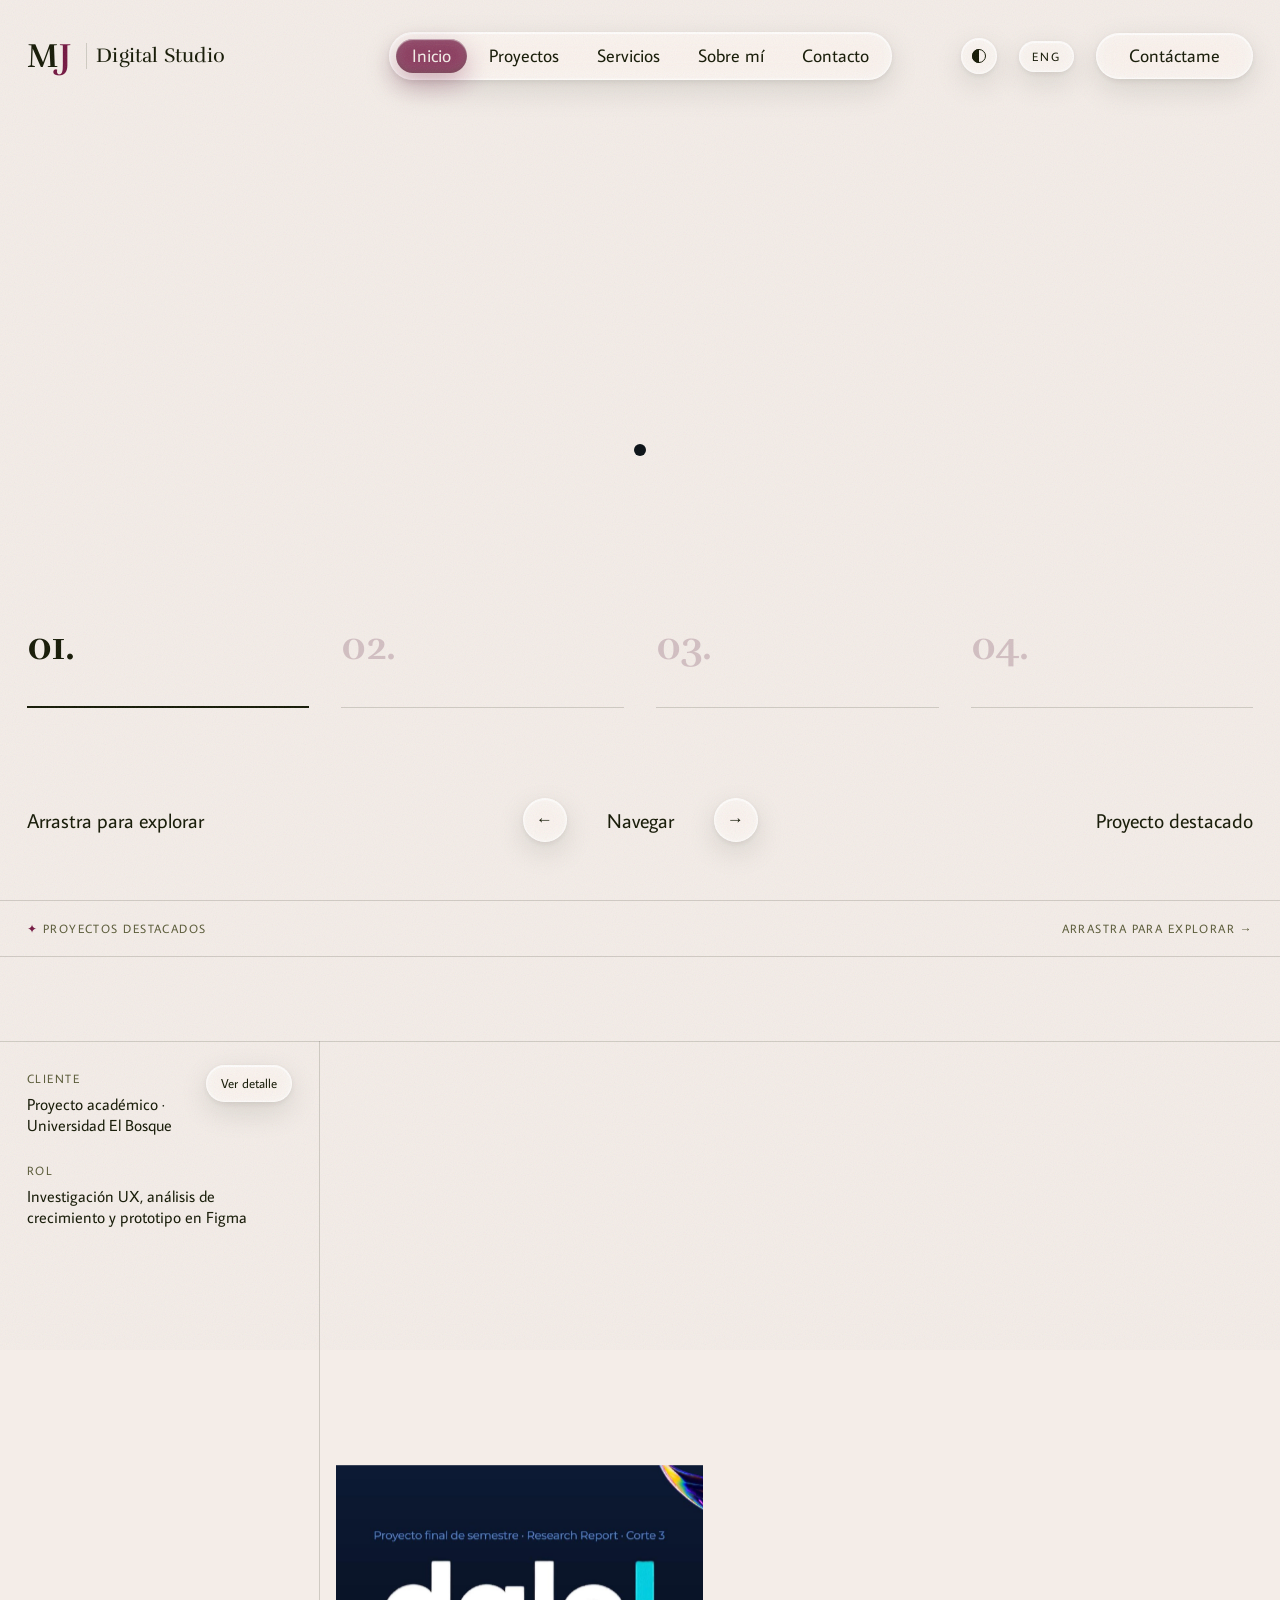
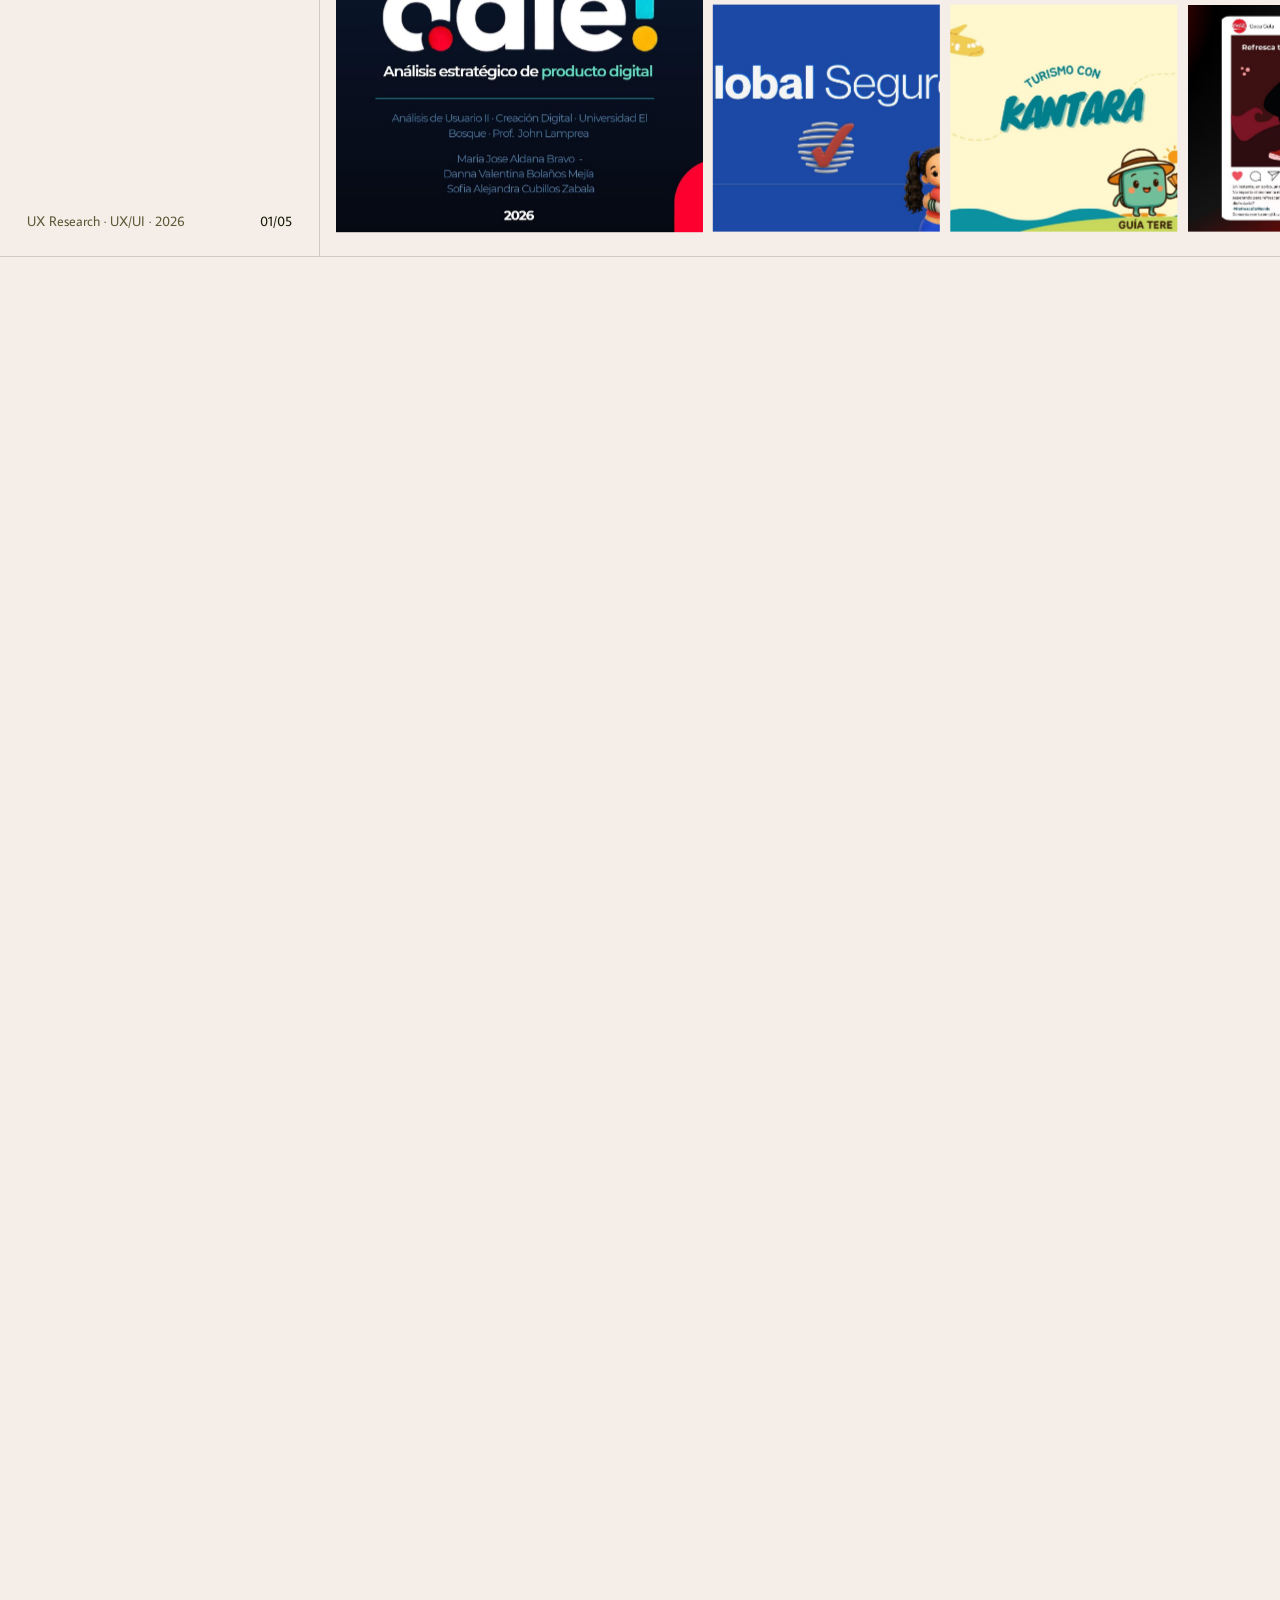
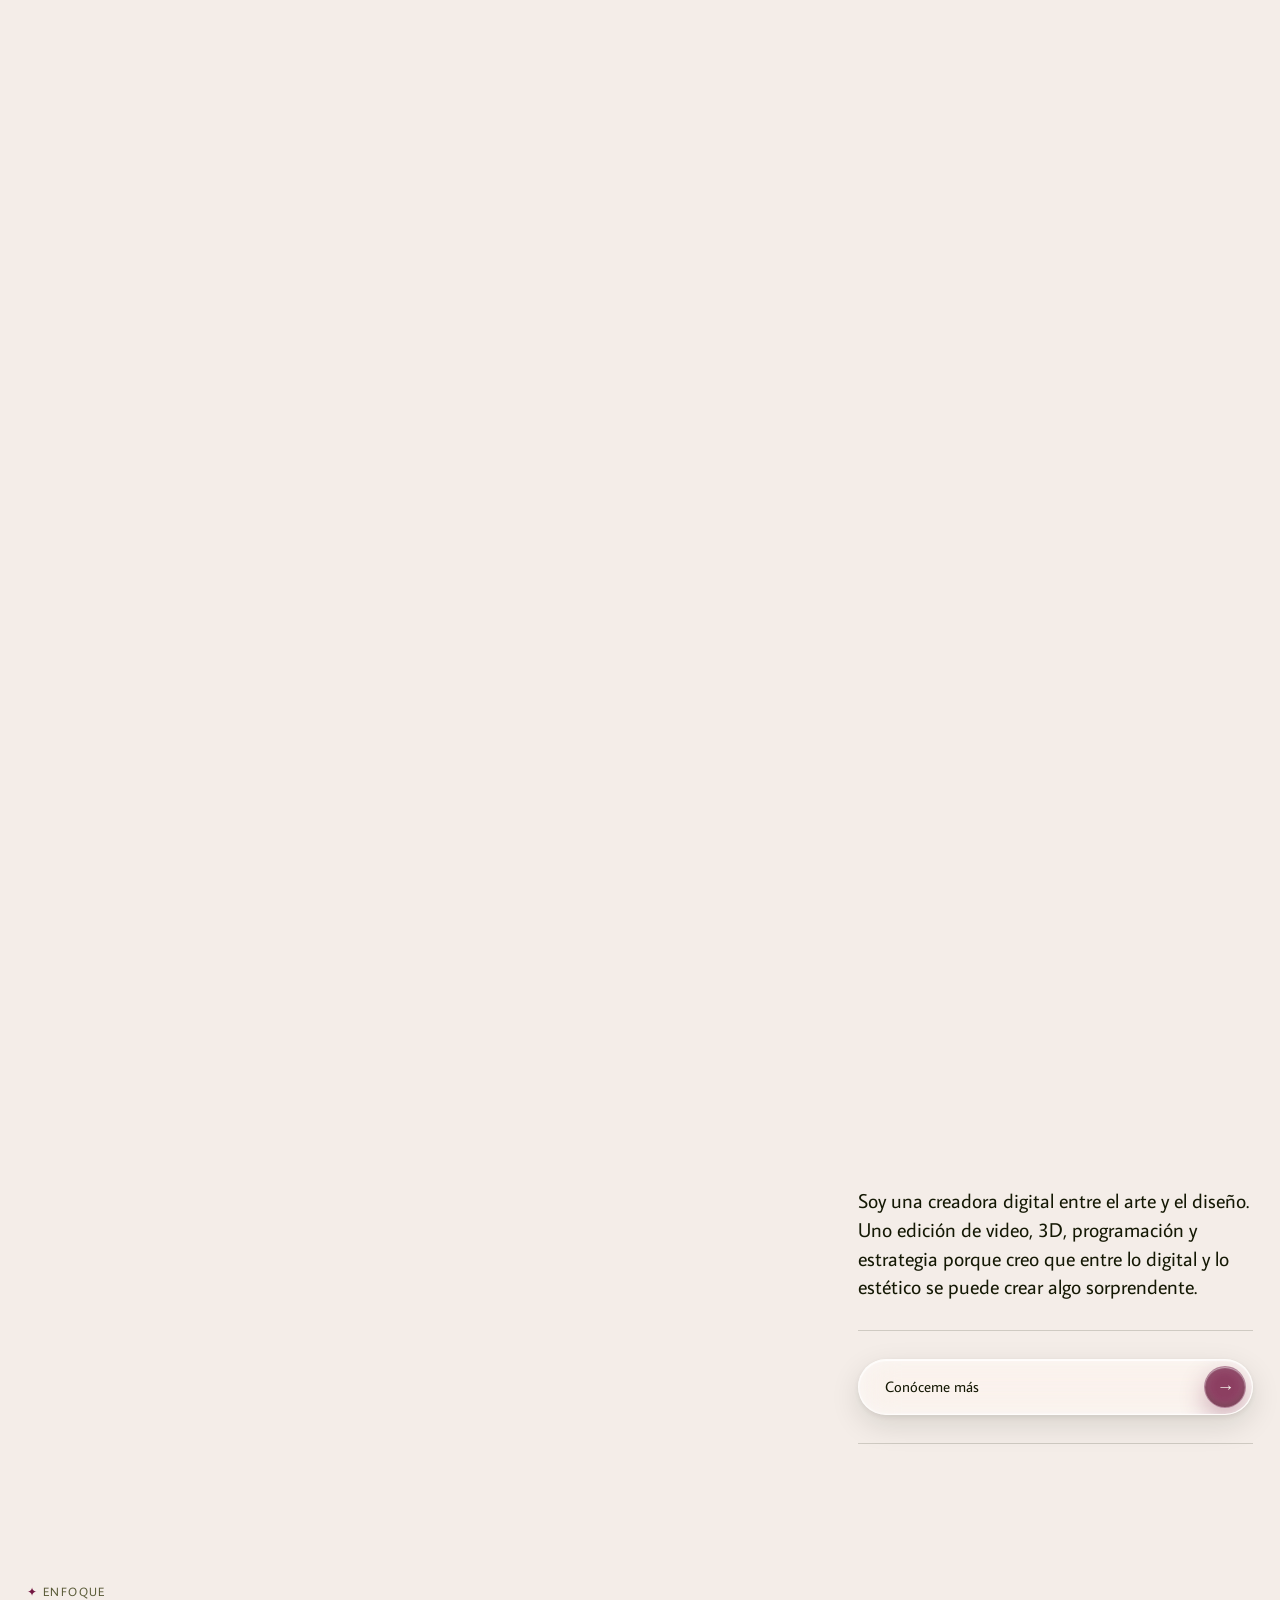
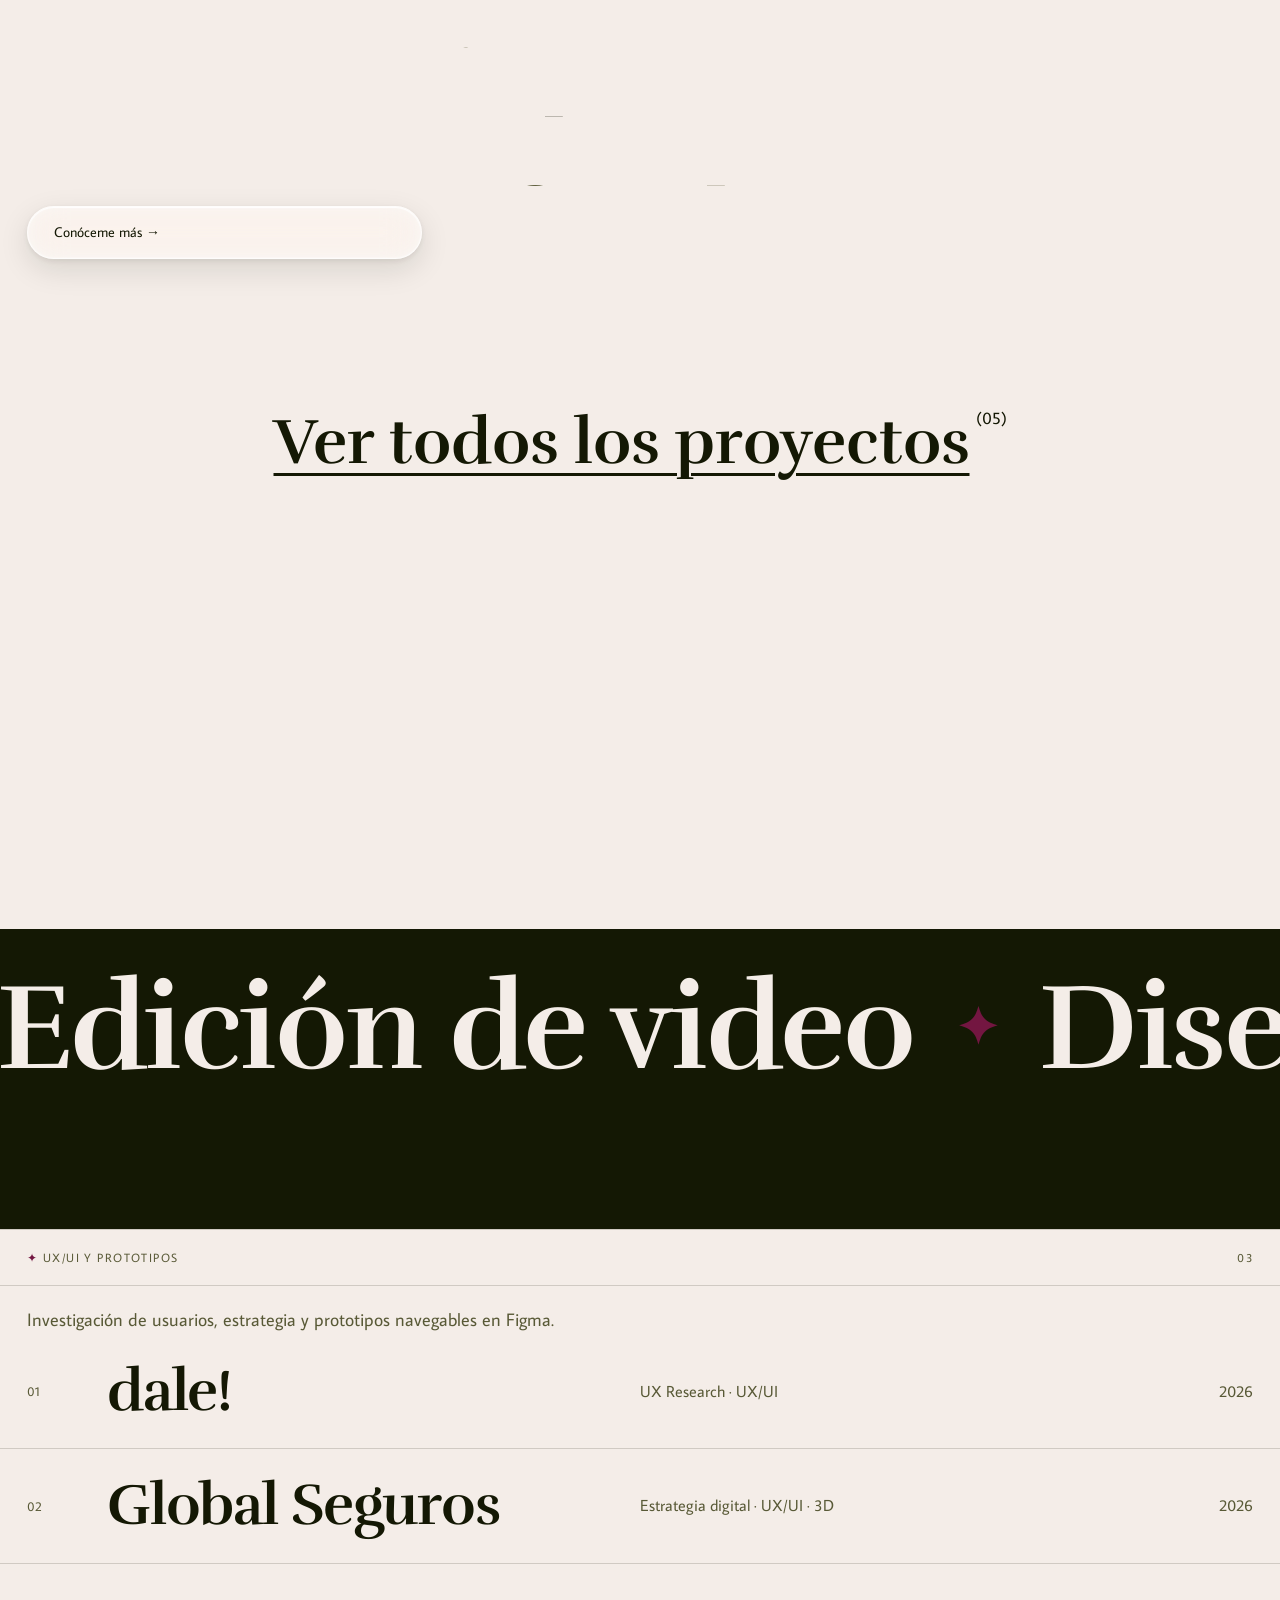
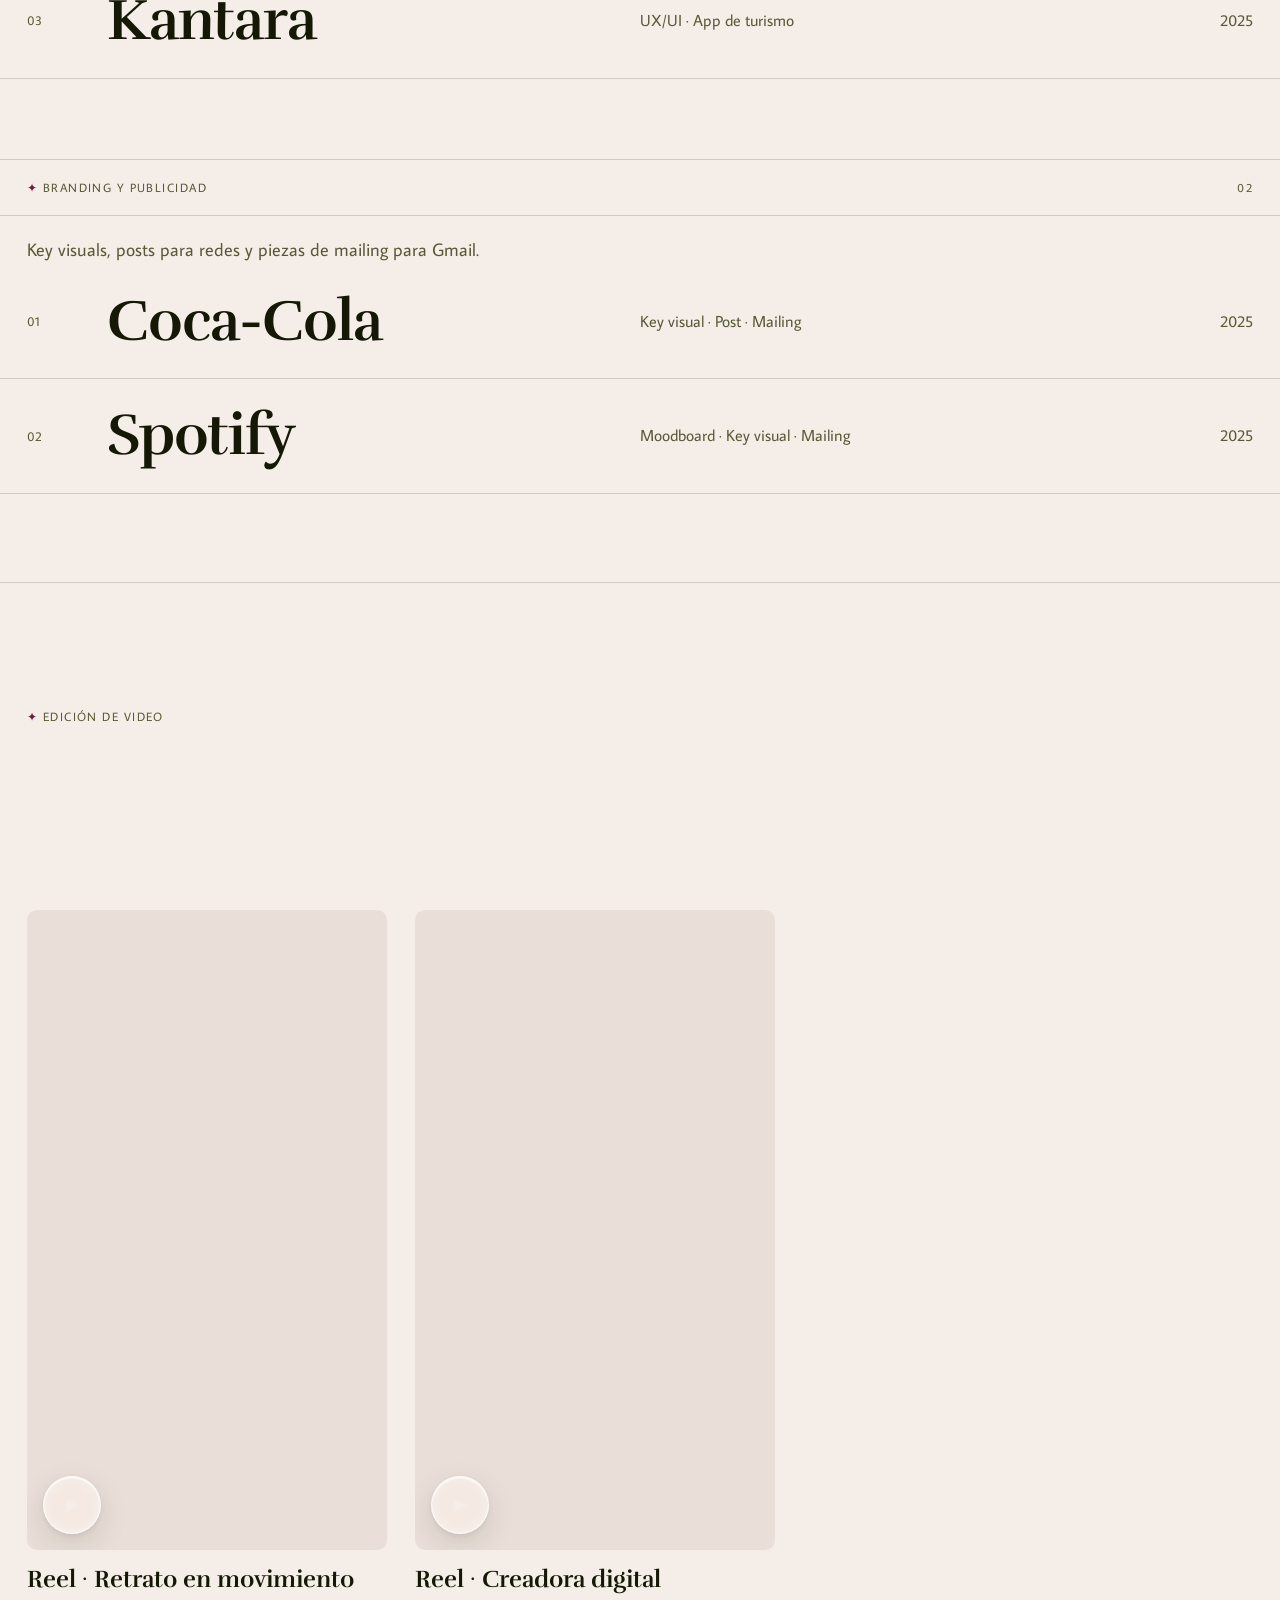
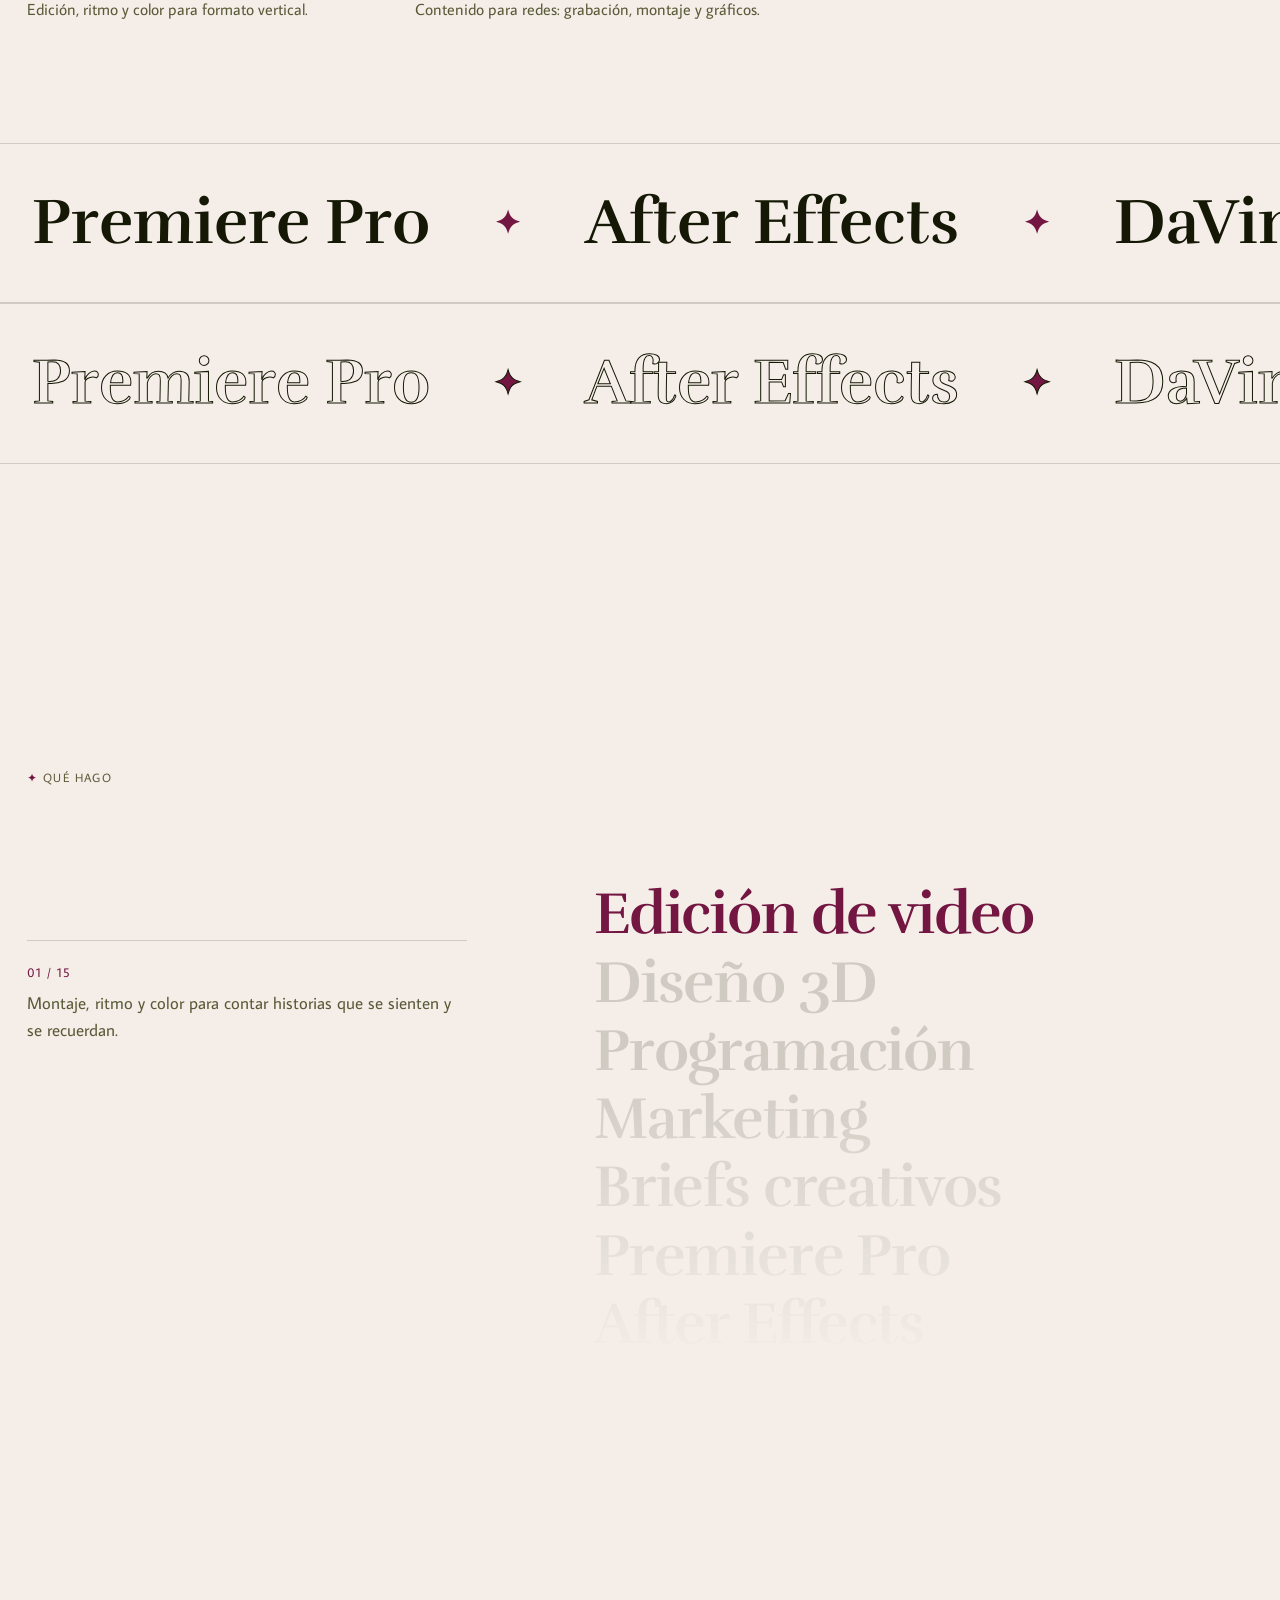
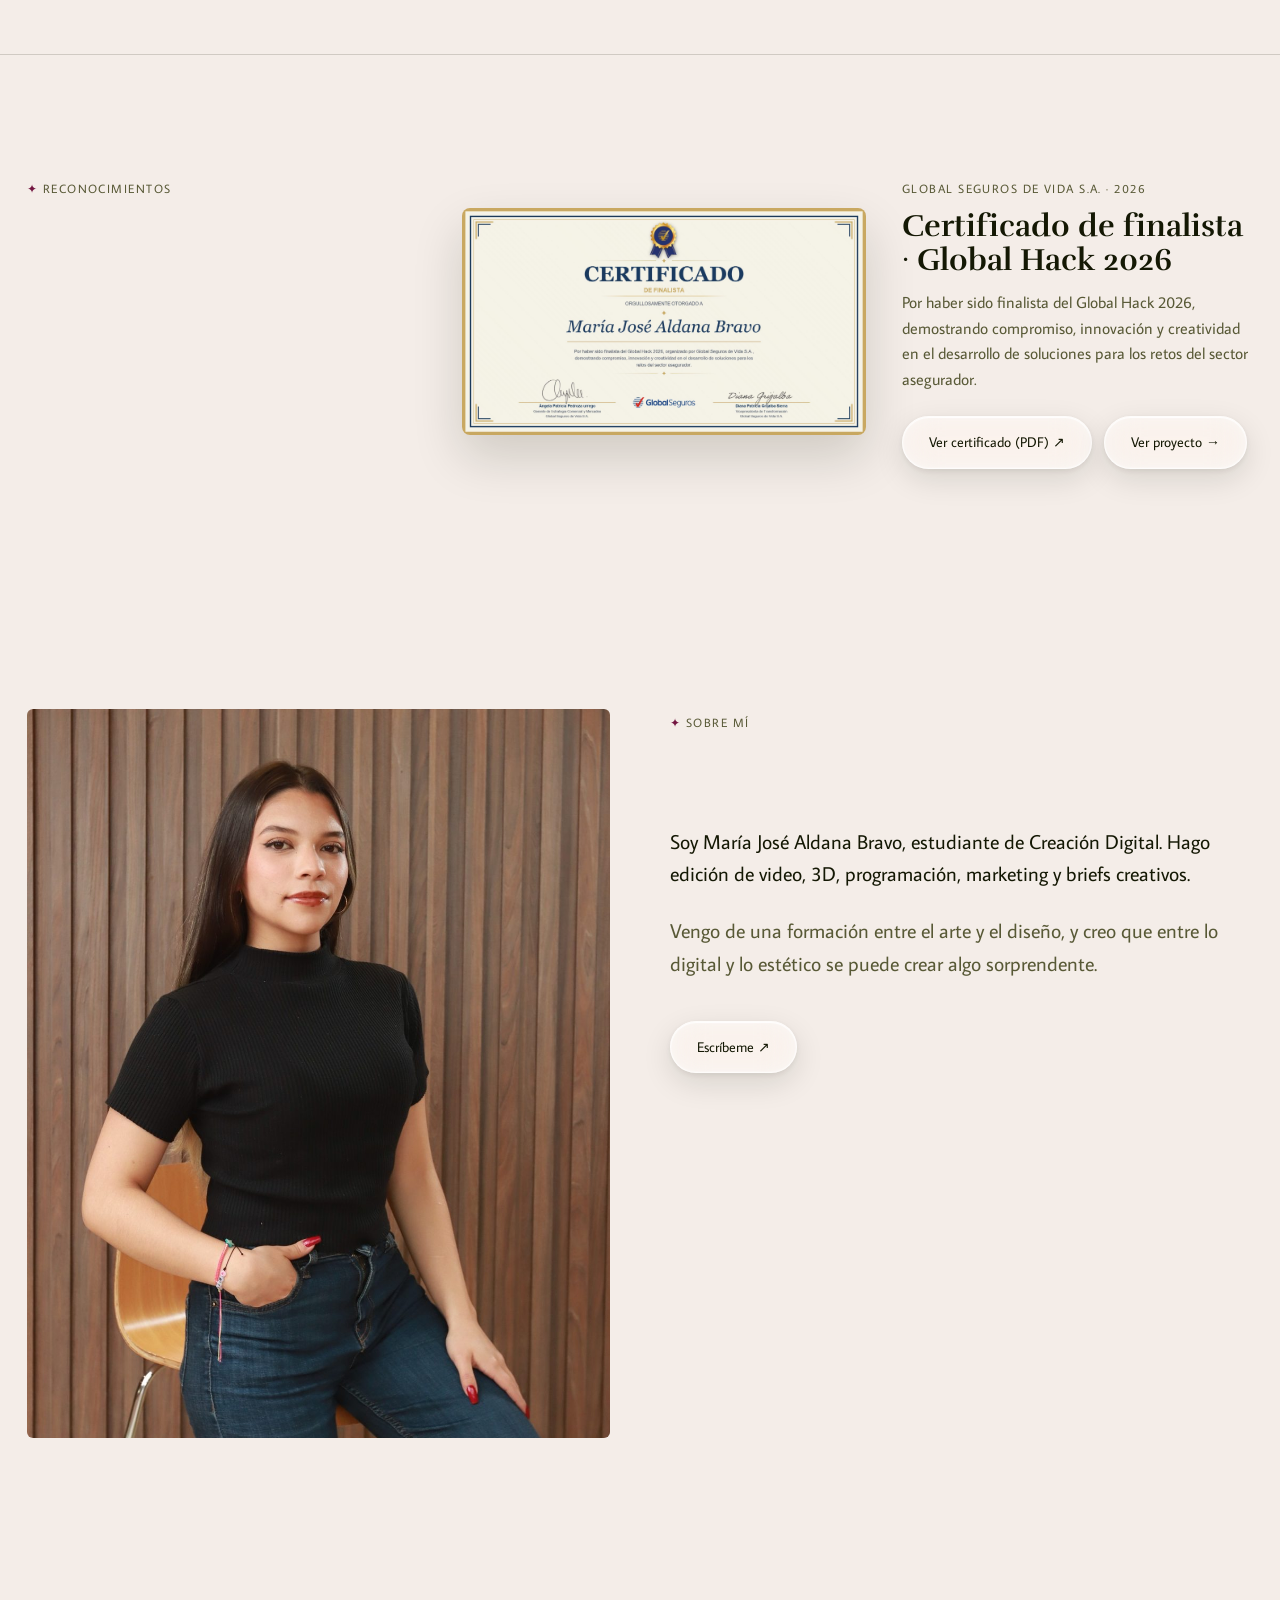
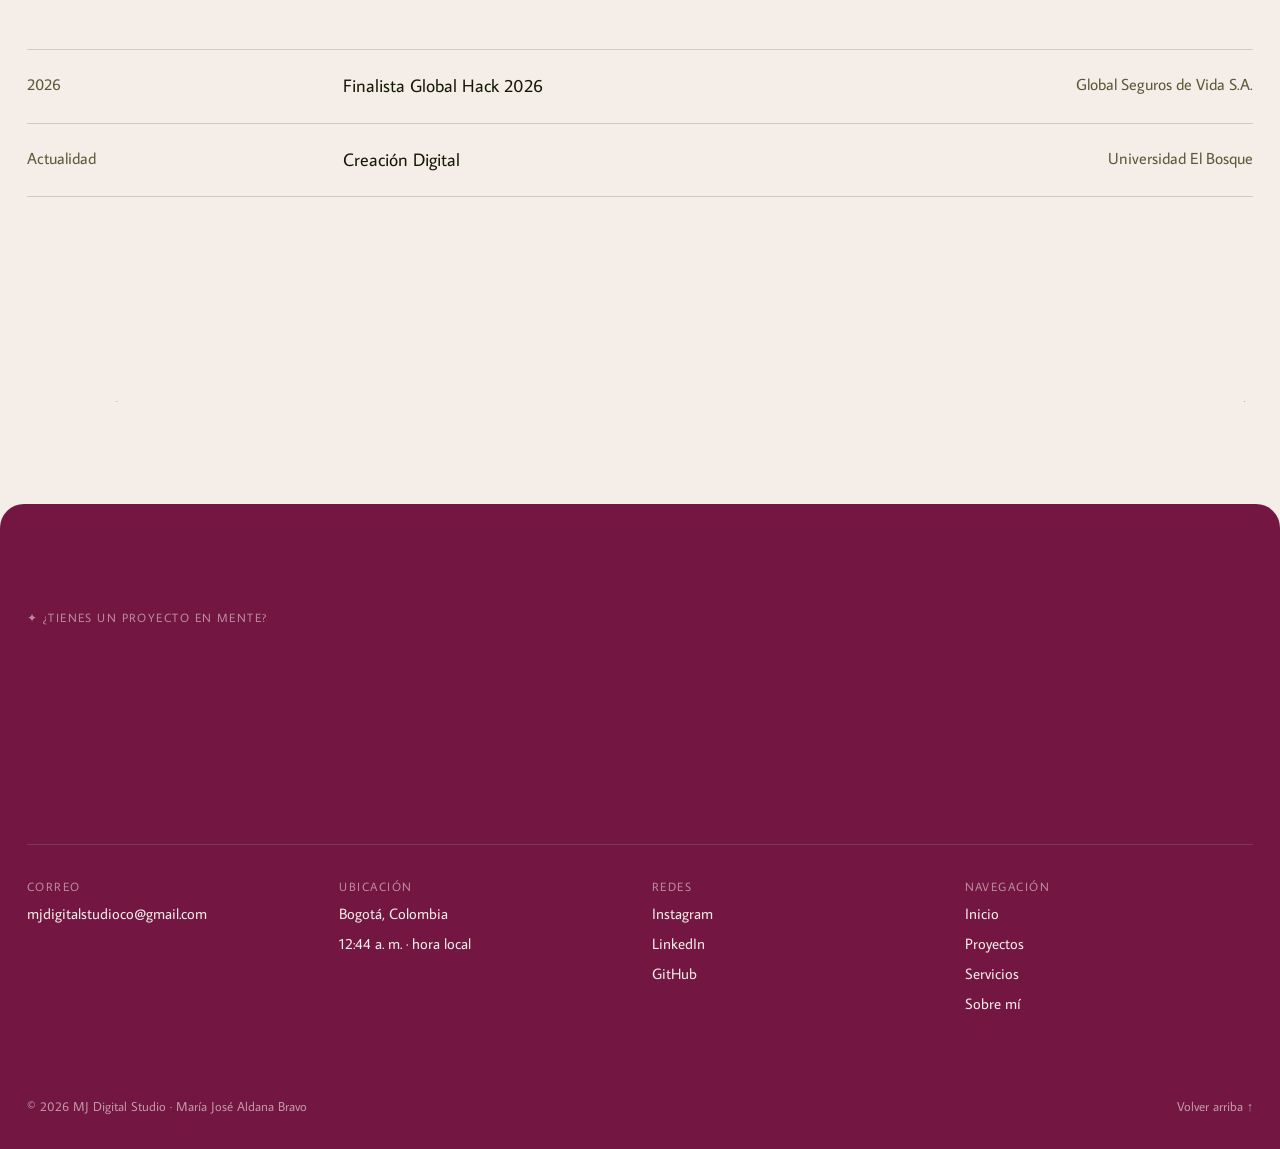
<file: index.html>
<!doctype html>
<html lang="es">
<head>
  <meta charset="utf-8">
  <meta name="viewport" content="width=device-width, initial-scale=1, viewport-fit=cover">
  <title>MJ Digital Studio</title>
  <meta name="description" content="MJ Digital Studio — Portafolio de María José Aldana Bravo: edición de video, 3D, programación, marketing y briefs creativos.">
  <link rel="icon" href="data:image/svg+xml,%3Csvg xmlns='http://www.w3.org/2000/svg' viewBox='0 0 64 64'%3E%3Crect width='64' height='64' rx='12' fill='%23F4EDE8'/%3E%3Ctext x='6' y='46' font-family='Georgia,serif' font-weight='700' font-size='40' fill='%23282A0B'%3EM%3C/text%3E%3Ctext x='35' y='50' font-family='Georgia,serif' font-weight='700' font-size='40' fill='%23731641'%3EJ%3C/text%3E%3C/svg%3E">
  <link rel="preconnect" href="https://fonts.googleapis.com">
  <link rel="preconnect" href="https://fonts.gstatic.com" crossorigin>
  <link href="https://fonts.googleapis.com/css2?family=Average+Sans&family=Rufina:wght@400;700&display=swap" rel="stylesheet">
  <link rel="stylesheet" href="css/styles.css">
</head>
<body class="is-loading" data-page="home" id="top">

  <!-- Preloader -->
  <div class="loader" id="loader">
    <span class="label" data-i18n="loading">Cargando portafolio</span>
    <span class="loader__count">0</span>
  </div>

  <div class="cursor" id="cursor"><span></span></div>
  <header class="header" id="header"></header>
  <nav class="menu" id="menu"></nav>

  <main>
    <!-- HERO -->
    <section class="fh" id="inicio" data-cursor="drag">
      <div class="fh__media" id="fhMedia"></div>
      <h1 class="fh__title"><a class="sw-wrap" id="fhLink" href="#" data-cursor="view"><span id="fhTitle"></span></a></h1>
      <div class="fh__meta">
        <span class="sw-wrap"><span class="sw" id="fhYear"></span></span>
        <span class="sw-wrap"><span class="sw" id="fhCat"></span></span>
      </div>
      <div class="fh__tabs" id="fhTabs"></div>
      <div class="fh__bar">
        <span class="fh__drag" data-i18n="drag">Arrastra para explorar</span>
        <div class="fh__nav">
          <button id="fhPrev" data-i18n-aria="prev" aria-label="Anterior" data-hover>←</button>
          <span data-i18n="navigate">Navegar</span>
          <button id="fhNext" data-i18n-aria="next" aria-label="Siguiente" data-hover>→</button>
        </div>
        <span data-i18n="featuredProject">Proyecto destacado</span>
      </div>
    </section>

    <!-- PROYECTOS DESTACADOS (slider arrastrable) -->
    <div class="sec-head" id="proyectos">
      <span class="label"><span class="star">✦</span> <span data-i18n="featured">Proyectos destacados</span></span>
      <span class="label" data-i18n="dragExplore">Arrastra para explorar →</span>
    </div>
    <section class="showcase" id="showcase">
     <div class="showcase__pin">
      <aside class="showcase__info">
        <div class="showcase__row">
          <div><span class="label" data-i18n="client">Cliente</span><strong id="scClient"></strong></div>
          <a class="showcase__view" id="scLink" href="#" data-hover data-i18n="viewDetail">Ver detalle</a>
        </div>
        <div><span class="label" data-i18n="role">Rol</span><strong id="scRole"></strong></div>
        <h3 class="showcase__title" id="scTitle"></h3>
        <div class="showcase__row">
          <span class="showcase__cat" id="scCat"></span>
          <span class="showcase__count" id="scCount">01/05</span>
        </div>
      </aside>
      <div class="showcase__track" id="slider" data-cursor="drag"></div>
     </div>
    </section>

    <!-- PRESENTACIÓN CORTA (columna derecha, con movimiento al hacer scroll) -->
    <section class="intro-row">
      <div class="intro-row__col" data-parallax="150,-50">
        <p id="introText"></p>
        <hr>
        <a class="btn-icon" href="#sobre-mi" data-hover>
          <span data-i18n="aboutMore">Conóceme más</span>
          <span class="btn-icon__ico" aria-hidden="true">→</span>
        </a>
        <hr>
      </div>
    </section>

    <!-- DECLARACIÓN -->
    <section class="statement">
      <div class="statement__side">
        <span class="label"><span class="star">✦</span> <span data-i18n="focus">Enfoque</span></span>
        <a class="btn" href="#sobre-mi" data-hover data-i18n="knowMore">Conóceme más →</a>
      </div>
      <div>
        <h2 class="statement__text" id="statement"></h2>
      </div>
    </section>

    <!-- VER TODOS + FRANJAS QUE SUBEN + MARQUESINA ARRASTRABLE -->
    <div class="see-all">
      <a class="see-all__link" href="#workSections" data-hover>
        <span data-i18n="seeAll">Ver todos los proyectos</span><sup id="seeAllCount">(05)</sup>
      </a>
    </div>
    <section class="stripes-band" aria-label="Servicios">
      <div class="stripes" aria-hidden="true"><span></span><span></span><span></span><span></span><span></span><span></span></div>
      <div class="band">
        <div class="dmarquee" id="dmarquee" data-cursor="drag">
          <div class="dmarquee__track" id="dmarqueeTrack"></div>
        </div>
      </div>
    </section>

    <!-- PROYECTOS POR SECCIÓN (se generan desde SECCIONES en data.js) -->
    <div id="workSections"></div>
    <div class="list__preview" id="listPreview"></div>

    <!-- VIDEOS -->
    <section class="videos" id="videos">
      <div class="videos__head">
        <span class="label"><span class="star">✦</span> <span data-i18n="videosLabel">Edición de video</span></span>
        <h2 data-split data-i18n="videosTitle">Videos</h2>
      </div>
      <div class="videos__grid" id="videoGrid"></div>
    </section>

    <!-- HERRAMIENTAS -->
    <section data-i18n-aria="tools" aria-label="Herramientas">
      <div class="marquee"><div class="marquee__inner"></div></div>
      <div class="marquee marquee--rev"><div class="marquee__inner"></div></div>
    </section>

    <!-- SERVICIOS -->
    <!-- Lista que gira como un cilindro: la sección se queda fija y las palabras suben -->
    <section class="services" id="servicios">
      <div class="services__pin">
        <div class="services__side">
          <span class="label"><span class="star">✦</span> <span data-i18n="whatIDo">Qué hago</span></span>
          <h2 data-split data-i18n="servicesTitle">Servicios y habilidades</h2>
          <div class="services__now" aria-live="polite">
            <span class="services__num" id="svNum">01</span>
            <p id="svText"></p>
          </div>
        </div>
        <div class="services__wheel">
          <ul class="services__list" id="services"></ul>
        </div>
      </div>
    </section>

    <!-- RECONOCIMIENTOS / CERTIFICADOS -->
    <section class="certs" id="reconocimientos">
      <div>
        <span class="label"><span class="star">✦</span> <span data-i18n="certsLabel">Reconocimientos</span></span>
        <h2 style="margin-top:16px" data-split data-i18n="certsTitle">Certificados</h2>
      </div>
      <div class="certs__list" id="certList"></div>
    </section>

    <!-- SOBRE MÍ -->
    <section class="about" id="sobre-mi">
      <div class="about__photo reveal" id="aboutPhoto"></div>
      <div>
        <span class="label"><span class="star">✦</span> <span data-i18n="about">Sobre mí</span></span>
        <h2 style="margin-top:16px" id="aboutTitle" data-split></h2>
        <div class="about__text" id="aboutText"></div>
        <div class="about__actions" id="aboutActions"></div>
      </div>
    </section>

    <!-- TRAYECTORIA -->
    <section class="timeline">
      <h2 data-split data-i18n="timeline">Trayectoria</h2>
      <ul id="timeline"></ul>
    </section>

    <!-- NOMBRE: tres líneas que se dibujan desde el centro y "María" / "José" a los lados -->
    <a class="name-band" id="nameBand" href="#sobre-mi" data-hover aria-label="María José">
      <span class="name-band__lines" aria-hidden="true"><i></i><i></i><i></i></span>
      <span class="name-band__words" aria-hidden="true">
        <span class="name-band__word"><span data-hover="María">María</span></span>
        <span class="name-band__word"><span data-hover="José">José</span></span>
      </span>
    </a>
  </main>

  <footer class="footer" id="contacto"></footer>

  <script src="js/i18n.js"></script>
  <script src="js/data.js"></script>
  <script src="js/main.js"></script>
  <script src="js/parallax.js"></script>
</body>
</html>
</file>
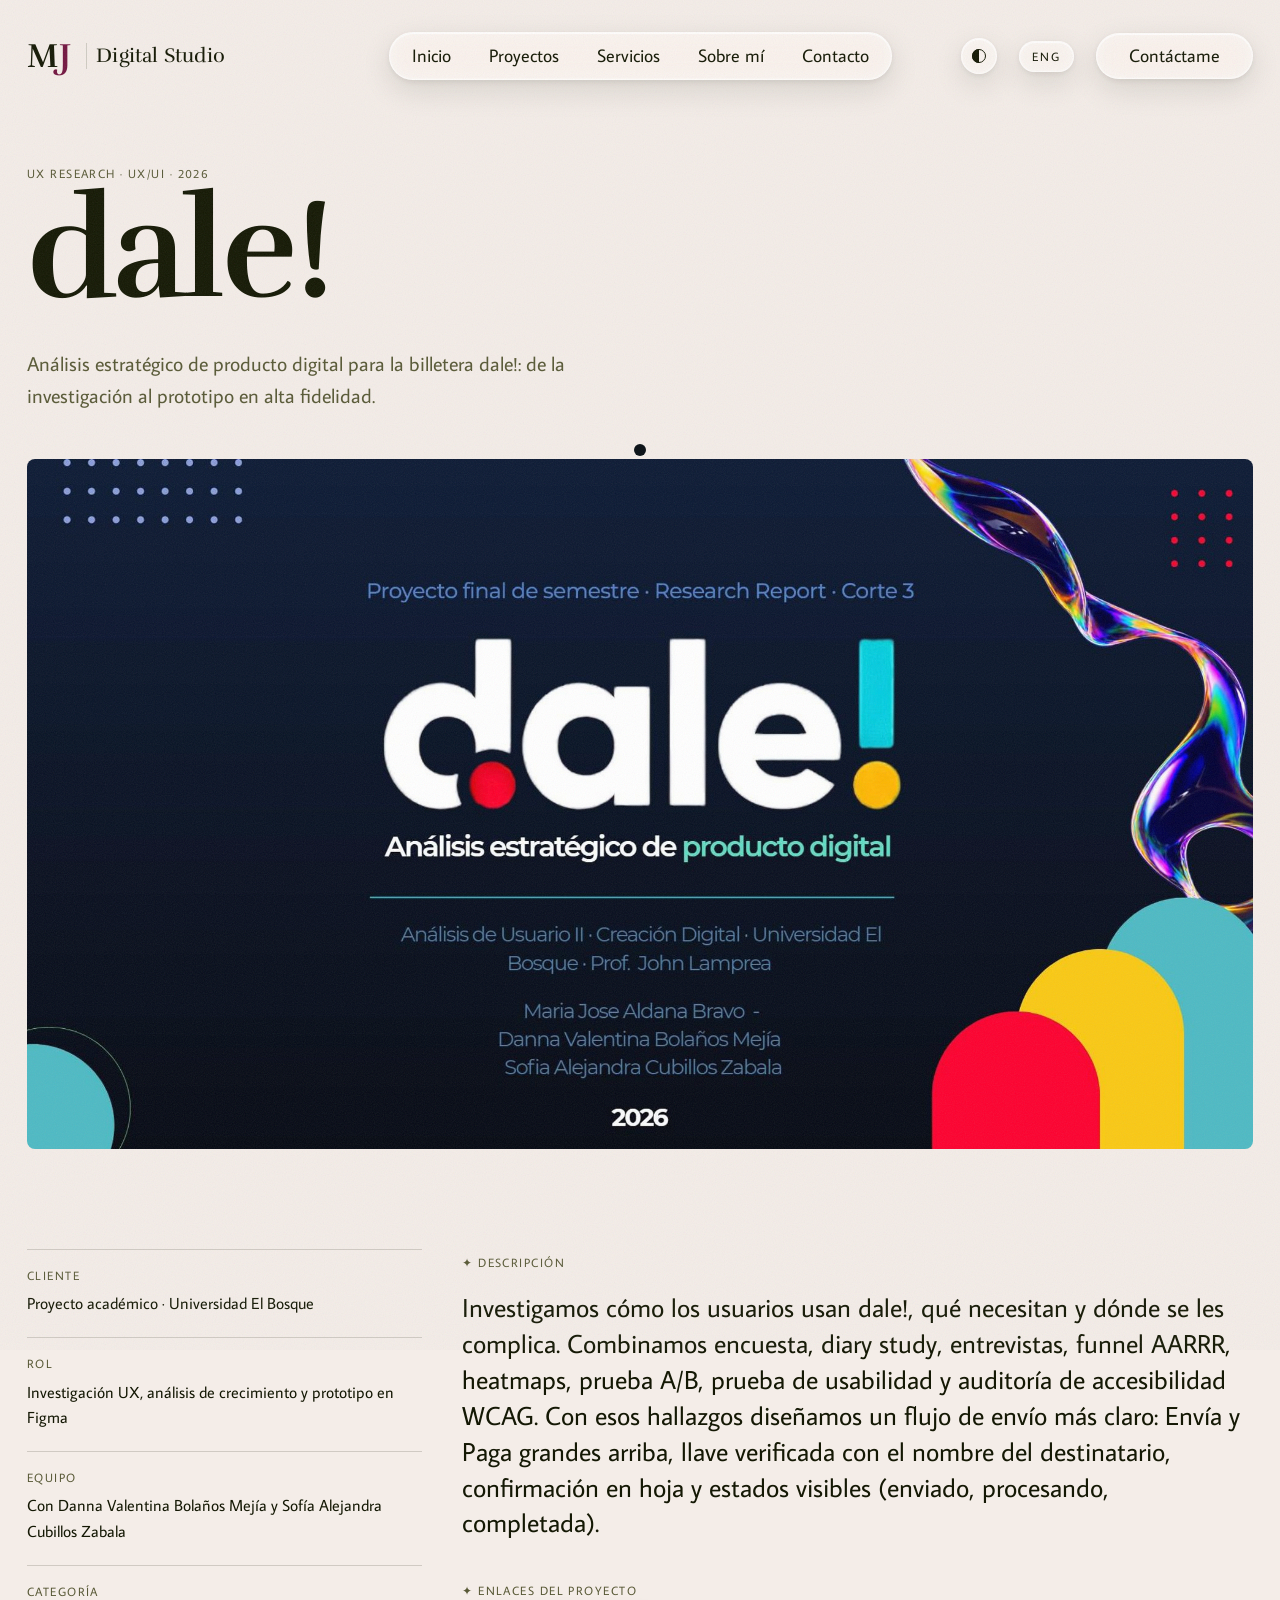
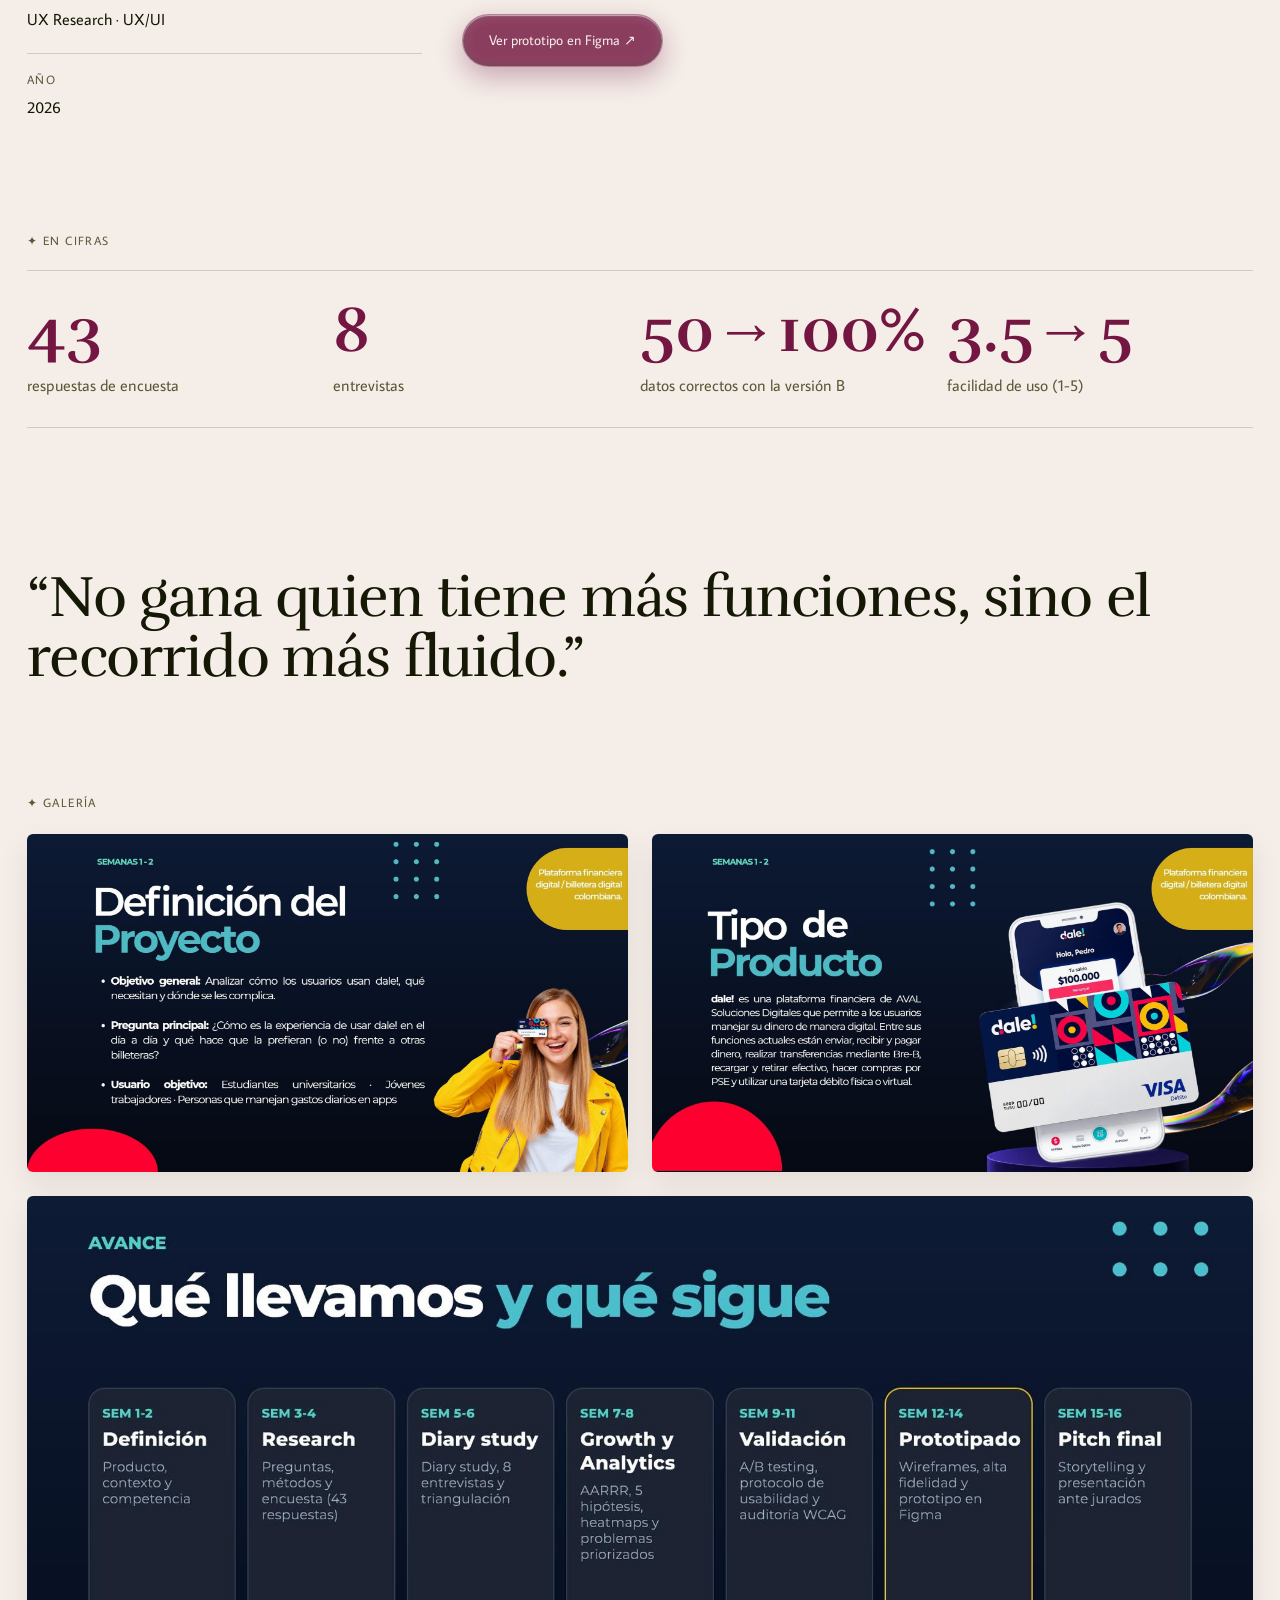
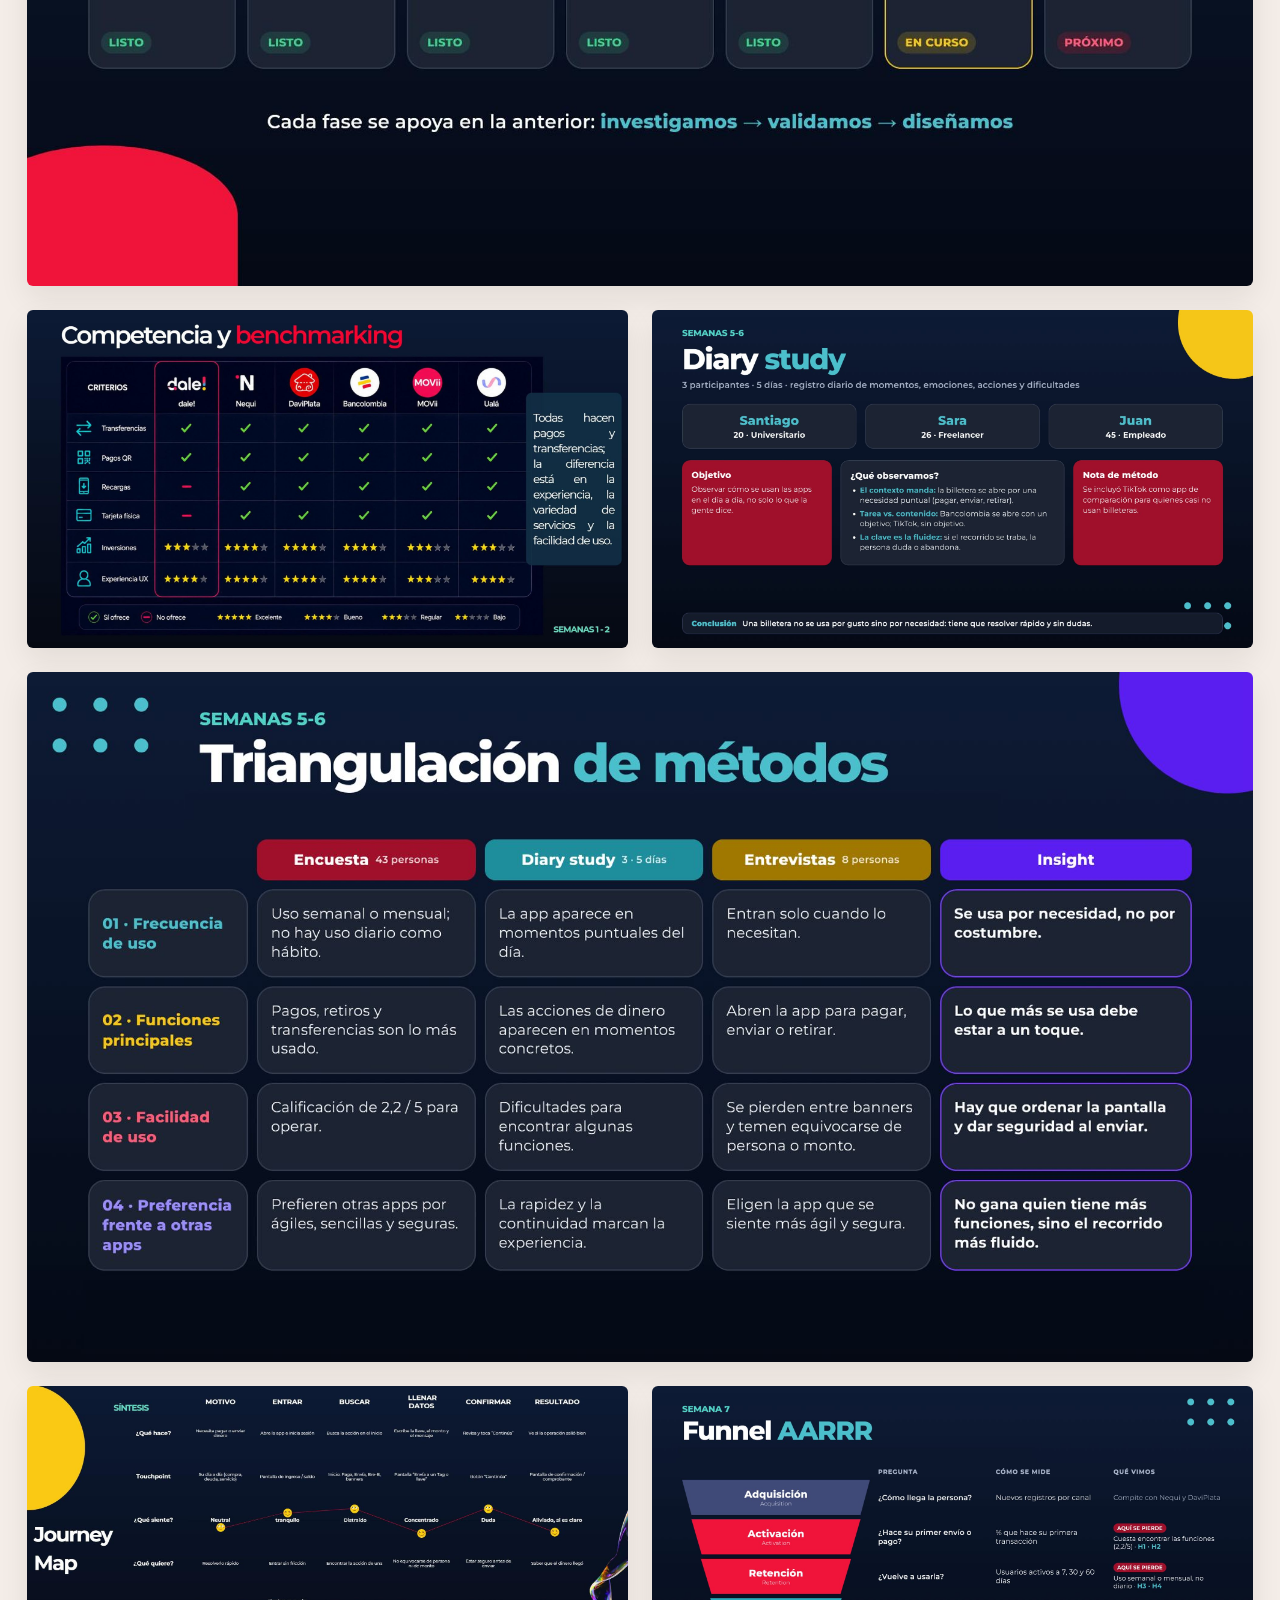
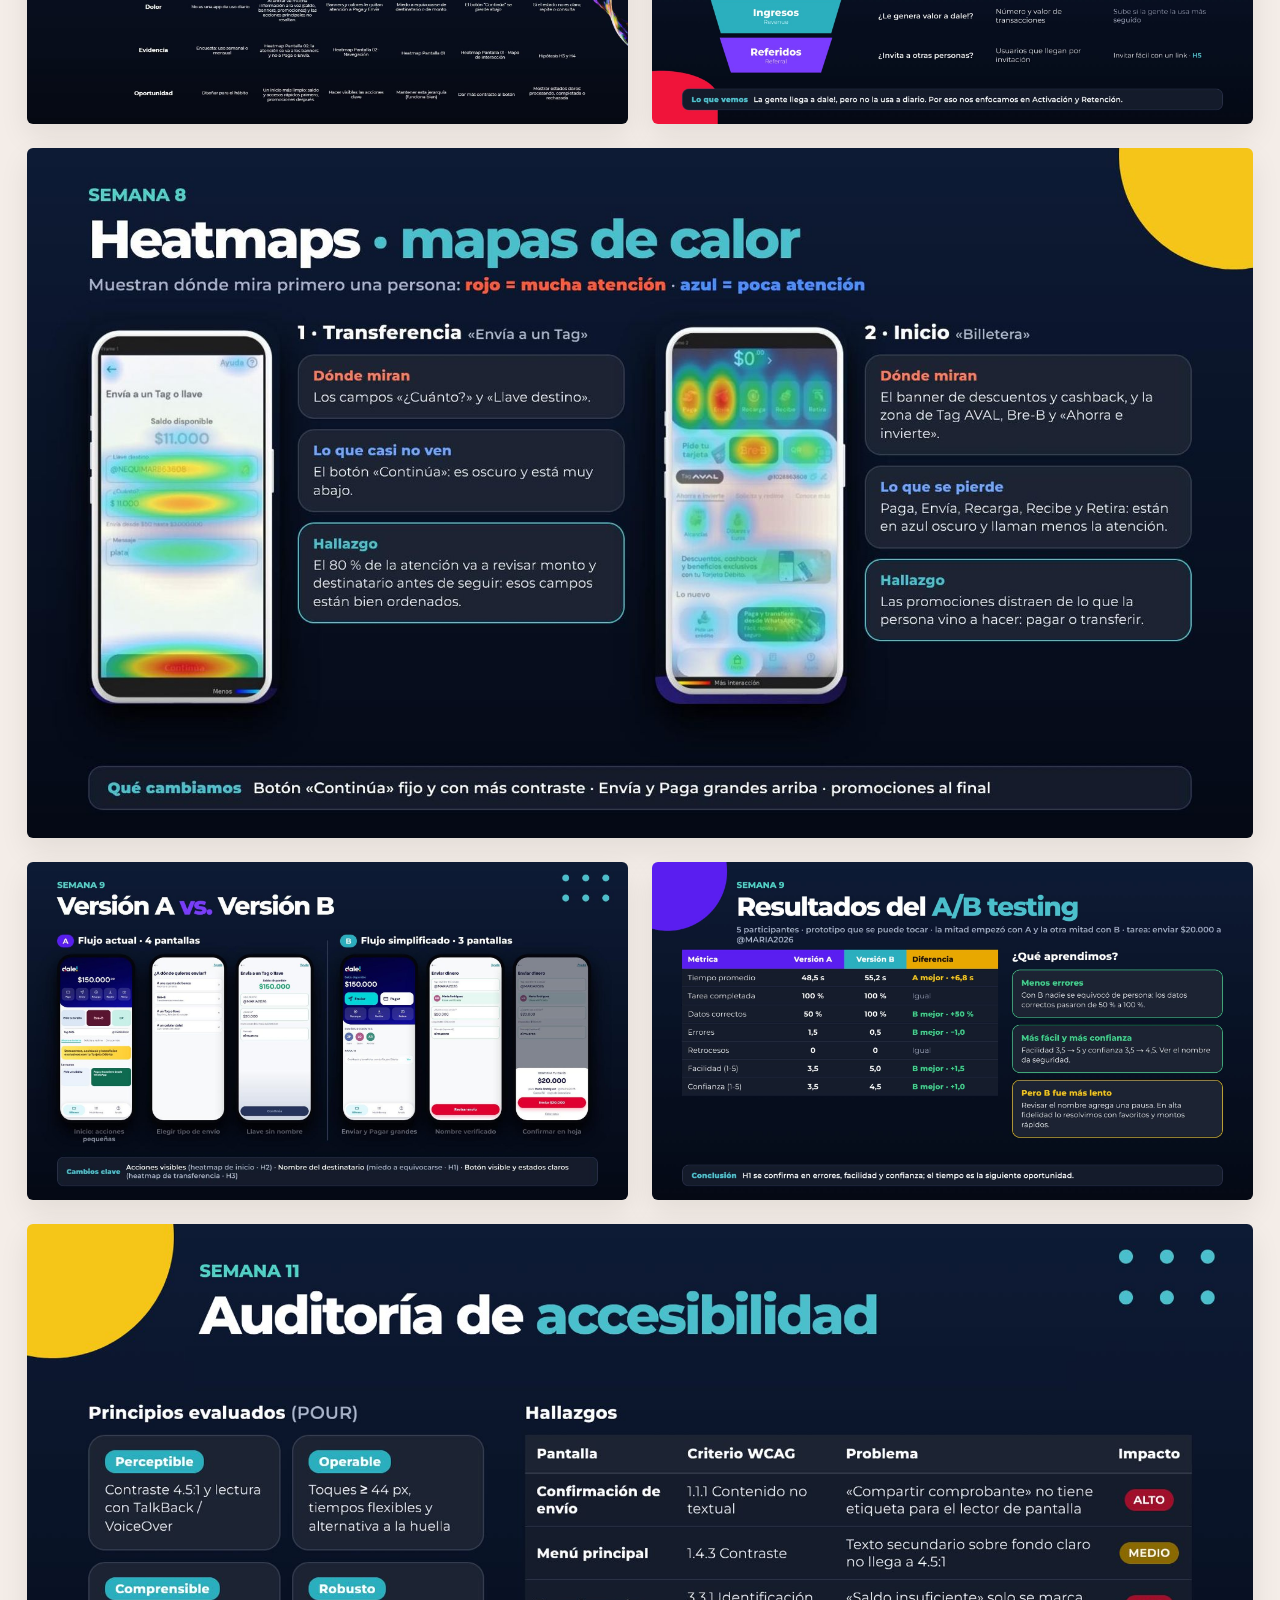
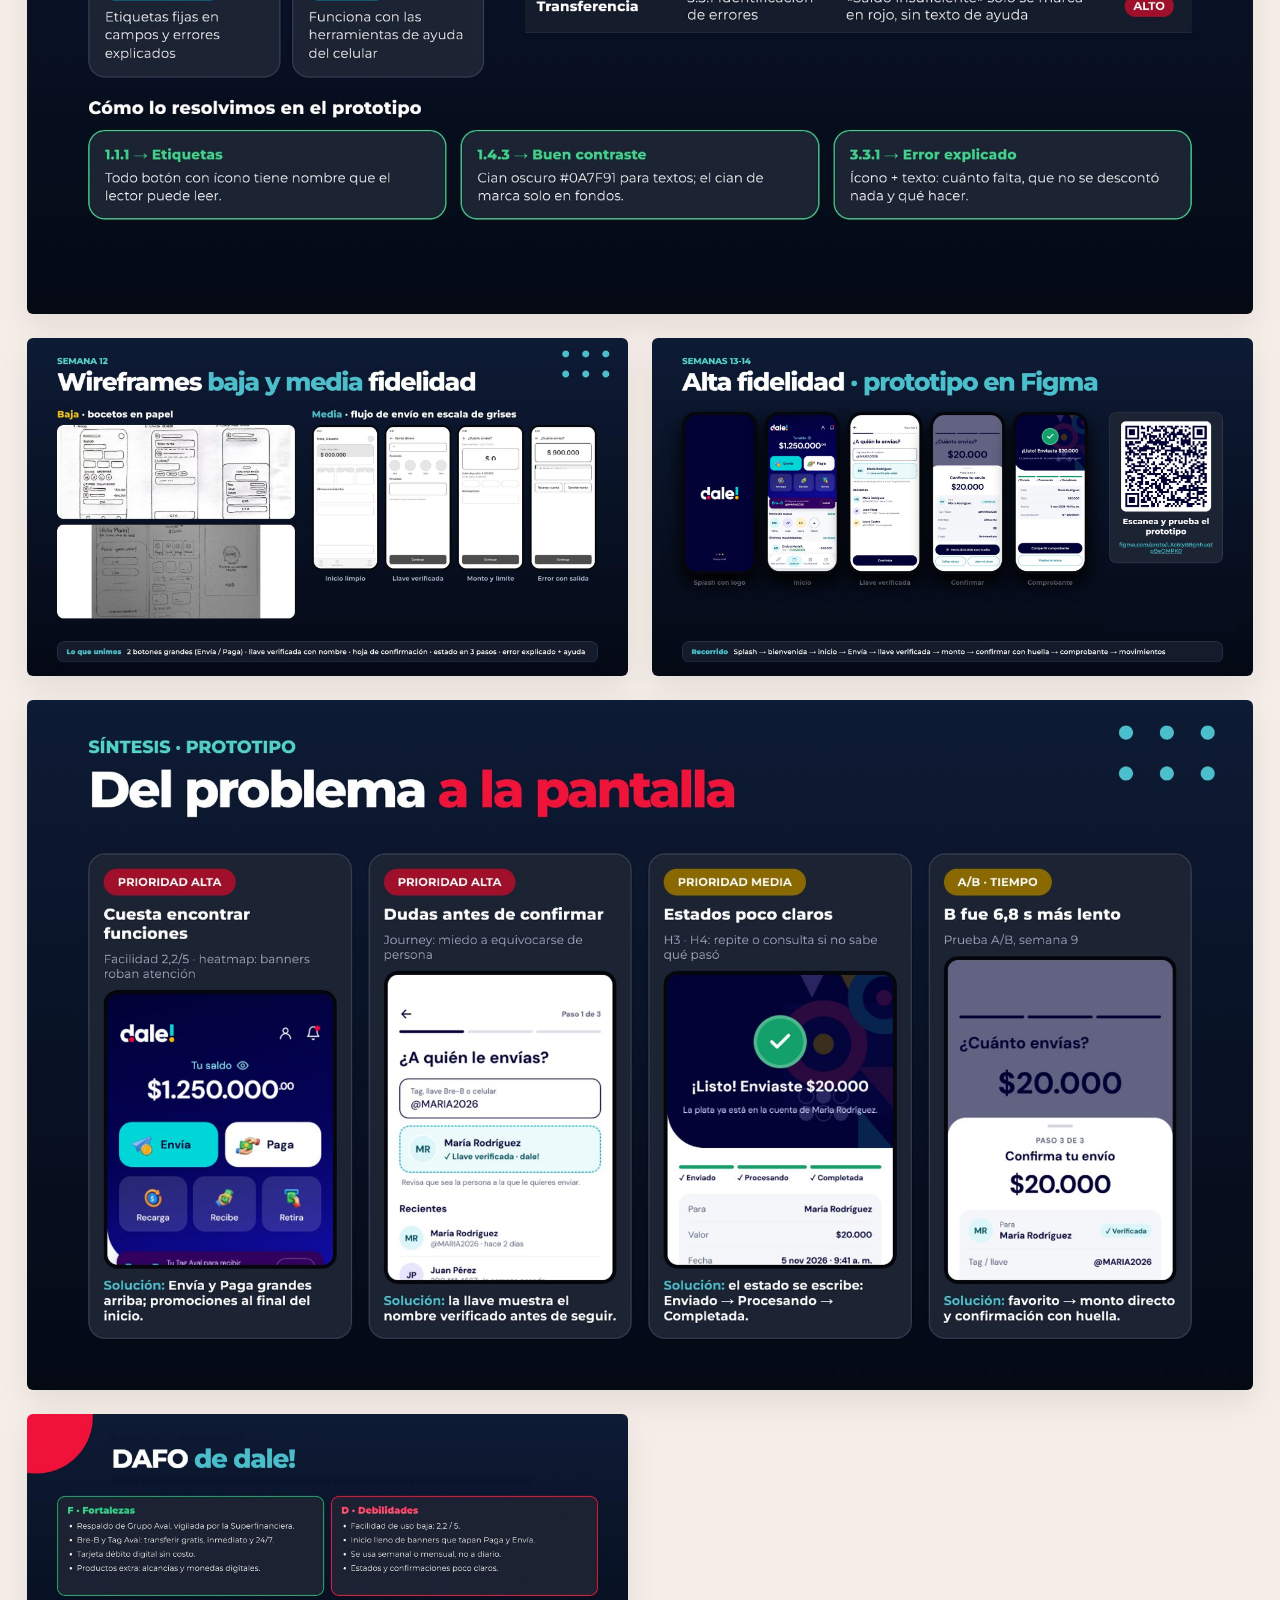
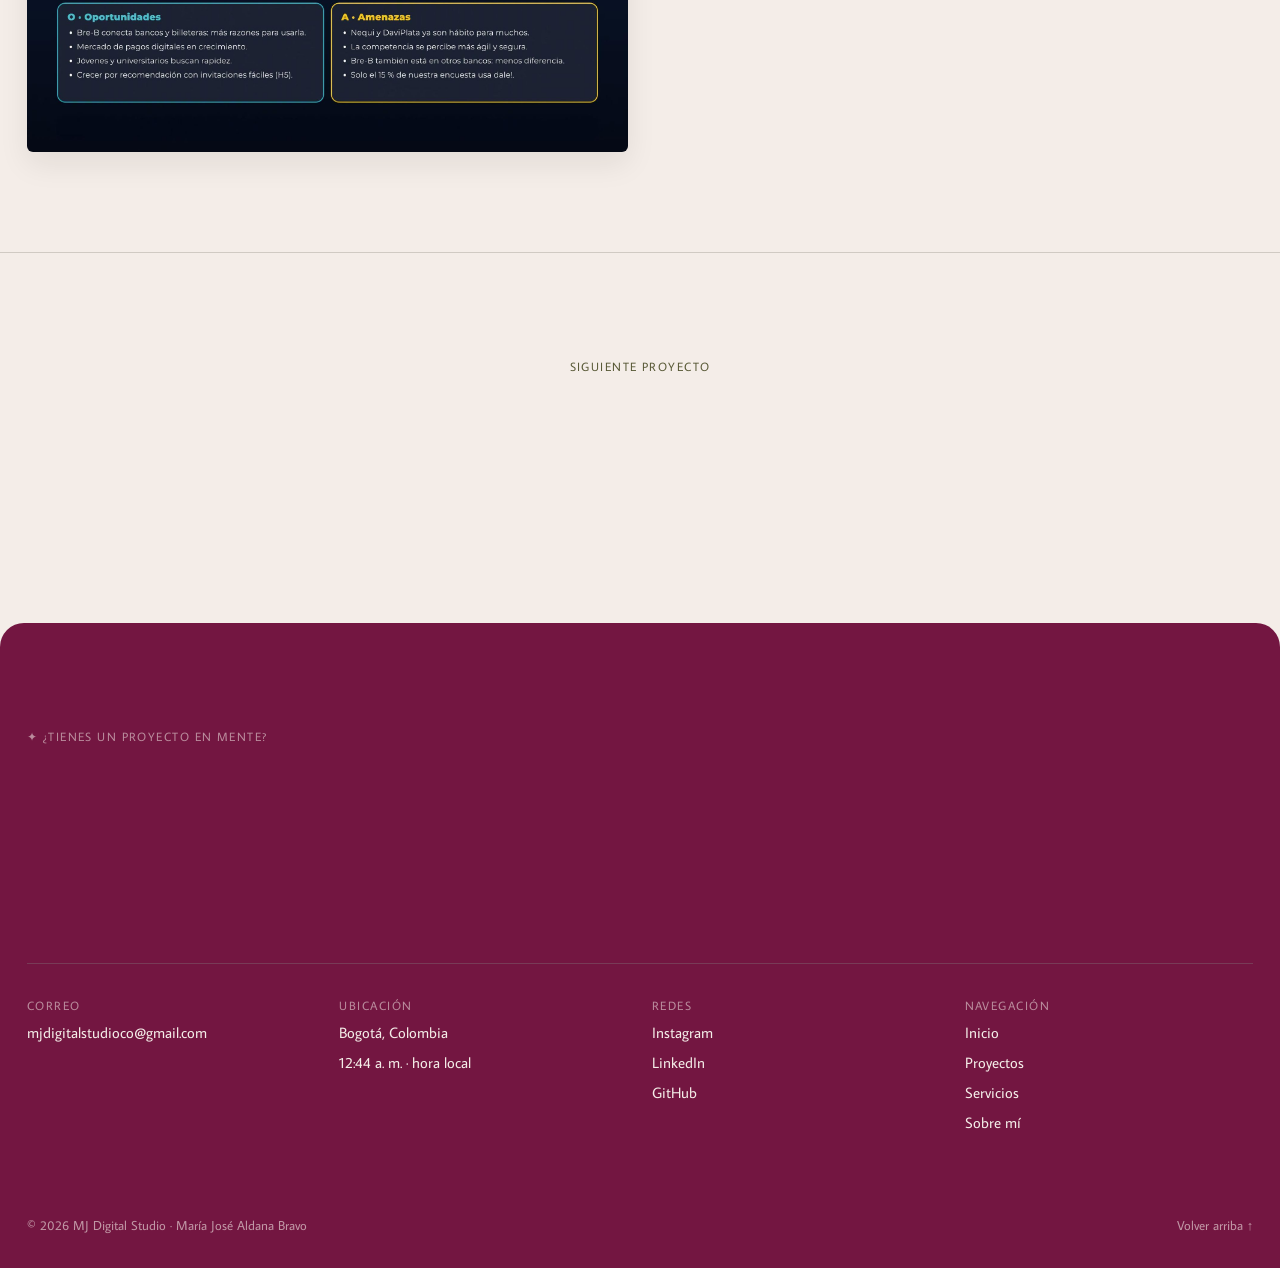
<file: proyecto.html>
<!doctype html>
<html lang="es">
<head>
  <meta charset="utf-8">
  <meta name="viewport" content="width=device-width, initial-scale=1, viewport-fit=cover">
  <title>Proyecto</title>
  <link rel="icon" href="data:image/svg+xml,%3Csvg xmlns='http://www.w3.org/2000/svg' viewBox='0 0 64 64'%3E%3Crect width='64' height='64' rx='12' fill='%23F4EDE8'/%3E%3Ctext x='6' y='46' font-family='Georgia,serif' font-weight='700' font-size='40' fill='%23282A0B'%3EM%3C/text%3E%3Ctext x='35' y='50' font-family='Georgia,serif' font-weight='700' font-size='40' fill='%23731641'%3EJ%3C/text%3E%3C/svg%3E">
  <link rel="preconnect" href="https://fonts.googleapis.com">
  <link rel="preconnect" href="https://fonts.gstatic.com" crossorigin>
  <link href="https://fonts.googleapis.com/css2?family=Average+Sans&family=Rufina:wght@400;700&display=swap" rel="stylesheet">
  <link rel="stylesheet" href="css/styles.css">
</head>
<body class="is-loading" data-page="project" id="top">
  <div class="cursor" id="cursor"><span></span></div>
  <header class="header" id="header"></header>
  <nav class="menu" id="menu"></nav>

  <main id="project"></main>

  <footer class="footer" id="contacto"></footer>

  <script src="js/i18n.js"></script>
  <script src="js/data.js"></script>
  <script src="js/main.js"></script>
</body>
</html>
</file>
<file: css/styles.css>
/* =========================================================
   ESTILOS DEL PORTAFOLIO
   Cambia los colores y fuentes en :root
   ========================================================= */
/* ---------- Paleta MJ Digital Studio ----------
   (El rosado se reemplazó por vino tinto en toda la página)
   Vino     #731641
   Oliva    #585936
   Musgo    #282A0B
   Noche    #141804
   Crema    #F4EDE8  (fondo claro que equilibra la paleta)
*/
:root {
  --rosa: var(--vino); /* antes rosado: ahora vino tinto */
  --vino: #731641;
  --oliva: #585936;
  --musgo: #282a0b;
  --noche: #141804;
  --crema: #f4ede8;
  --vino-claro: #a8336a; /* vino tinto más claro, solo para leer sobre fondo oscuro */

  --bg: var(--crema);
  --bg-2: #eadfd8;
  --fg: var(--noche);
  --muted: var(--oliva);
  --soft: #d2bfc2;
  --line: rgba(20, 24, 4, 0.16);
  --pill: rgba(88, 89, 54, 0.12);
  --nav-bg: rgba(88, 89, 54, 0.18);
  --nav-solid: #e3d7cf;
  --glass: rgba(244, 237, 232, 0.82);
  --accent: var(--rosa);
  --chip: var(--vino);
  --chip-fg: var(--crema);
  --logo-j: var(--vino);
  --footer-bg: var(--vino);
  --footer-fg: var(--crema);
  --font-display: "Rufina", Georgia, "Times New Roman", serif;
  --font-body: "Average Sans", "Helvetica Neue", Arial, sans-serif;
  --gutter: clamp(16px, 2.1vw, 40px);
  --ease: cubic-bezier(0.22, 1, 0.36, 1);
}

[data-theme="dark"] {
  --rosa: var(--vino-claro);
  --chip-fg: var(--crema);
  --bg: var(--noche);
  --bg-2: var(--musgo);
  --fg: var(--crema);
  --muted: #b3b48c;
  --soft: #4a4b2c;
  --line: rgba(244, 237, 232, 0.16);
  --pill: rgba(244, 237, 232, 0.1);
  --nav-bg: rgba(244, 237, 232, 0.14);
  --nav-solid: var(--musgo);
  --glass: rgba(20, 24, 4, 0.82);
  --accent: var(--rosa);
  --chip: var(--vino);
  --logo-j: var(--vino-claro);
  --footer-bg: var(--musgo);
  --footer-fg: var(--crema);
}

::selection { background: var(--rosa); color: var(--crema); }

/* Textura de grano sobre toda la página */
body::after {
  content: ""; position: fixed; inset: -50%; z-index: 95; pointer-events: none; opacity: 0.09;
  background-image: url("data:image/svg+xml,%3Csvg xmlns='http://www.w3.org/2000/svg' width='200' height='200'%3E%3Cfilter id='n'%3E%3CfeTurbulence type='fractalNoise' baseFrequency='0.9' numOctaves='3' stitchTiles='stitch'/%3E%3C/filter%3E%3Crect width='100%25' height='100%25' filter='url(%23n)'/%3E%3C/svg%3E");
  animation: grain 0.8s steps(4) infinite;
}
@keyframes grain {
  25% { transform: translate(-3%, 2%); } 50% { transform: translate(2%, -3%); } 75% { transform: translate(-2%, -2%); }
}

*, *::before, *::after { box-sizing: border-box; margin: 0; padding: 0; }
html { scroll-behavior: smooth; }
body {
  background: var(--bg);
  color: var(--fg);
  font-family: var(--font-body);
  font-size: 16px;
  line-height: 1.6;
  -webkit-font-smoothing: antialiased;
  overflow-x: hidden;
  overflow-x: clip; /* permite position: sticky en proyectos destacados */
  transition: background 0.5s var(--ease), color 0.5s var(--ease);
}
body.is-loading { overflow: hidden; }
a { color: inherit; text-decoration: none; }
img { display: block; max-width: 100%; }
ul { list-style: none; }
button { font: inherit; color: inherit; background: none; border: 0; cursor: pointer; }

.label {
  font-size: 12px;
  letter-spacing: 0.12em;
  text-transform: uppercase;
  color: var(--muted);
}
.star { display: inline-block; color: var(--accent); }
.wrap { padding: 0 var(--gutter); }

/* ---------- Preloader ---------- */
.loader {
  position: fixed; inset: 0; z-index: 100;
  background: var(--vino); color: var(--crema);
  display: flex; flex-direction: column; justify-content: space-between;
  padding: var(--gutter);
  transition: transform 1s var(--ease);
}
.loader.done { transform: translateY(-100%); }
.loader__count {
  font-family: var(--font-display);
  font-size: clamp(80px, 18vw, 260px);
  font-weight: 700;
  line-height: 0.9;
  align-self: flex-end;
}
.loader .label { color: inherit; opacity: 0.6; }

/* ---------- Cursor ---------- */
.cursor {
  position: fixed; top: 0; left: 0; z-index: 130;
  width: 12px; height: 12px; border-radius: 50%;
  background: #fff;
  pointer-events: none;
  mix-blend-mode: difference;
  transform: translate(-50%, -50%);
  transition: width 0.4s var(--ease), height 0.4s var(--ease), background 0.3s;
  display: flex; align-items: center; justify-content: center;
}
.cursor span {
  font-size: 11px; letter-spacing: 0.1em; text-transform: uppercase;
  color: #fff; opacity: 0; transition: opacity 0.2s;
}
.cursor.is-big { width: 96px; height: 96px; background: var(--accent); mix-blend-mode: normal; }
.cursor.is-big span { opacity: 1; }
.cursor.is-hover { width: 44px; height: 44px; }
@media (hover: none) { .cursor { display: none; } }

/* ---------- Header ---------- */
.header {
  position: fixed; top: 0; left: 0; right: 0; z-index: 50;
  display: grid; grid-template-columns: 1fr auto 1fr; align-items: center;
  padding: 40px var(--gutter) 20px;
  color: var(--fg);
  transition: transform 0.6s var(--ease), background 0.4s, padding 0.4s var(--ease);
}
.header.scrolled { background: var(--glass); backdrop-filter: blur(12px); -webkit-backdrop-filter: blur(12px); padding-top: 16px; padding-bottom: 16px; }
.header.hide { transform: translateY(-110%); }
body.menu-open .header { transform: none; background: transparent; backdrop-filter: none; }
/* Logo MJ Digital Studio: la M en el color del texto y la J en vino, una al lado de la otra */
.logo {
  display: inline-flex; align-items: center; justify-self: start;
  font-family: var(--font-display); font-size: 21px; line-height: 1; color: var(--fg);
}
.logo img { height: 2.4em; width: auto; }
.logo__mark { display: inline-flex; align-items: baseline; gap: 0.03em; font-size: 1.7em; font-weight: 700; letter-spacing: 0; margin-right: 0.45em; }
.logo__m { position: relative; z-index: 1; }
.logo__j { color: var(--logo-j); }
.logo__txt { font-weight: 400; letter-spacing: 0.01em; white-space: nowrap; padding-left: 0.45em; border-left: 1px solid var(--line); line-height: 1.3; }
.header__nav {
  display: flex; align-items: center; padding: 12px 13px; background: var(--nav-bg);
  border-radius: 3px; font-size: 20px; font-weight: 500; letter-spacing: 0;
  backdrop-filter: blur(10px); -webkit-backdrop-filter: blur(10px);
}
.header__nav a {
  position: relative; padding: 4px 11px 4px; border-radius: 2px; line-height: 24px;
  color: var(--fg); transition: color 0.35s var(--ease);
}
.header__nav a + a { margin-left: 40px; }
.header__nav a::before {
  content: ""; position: absolute; inset: 0; z-index: -1; border-radius: inherit; background: var(--fg);
  transform: scaleY(0); transform-origin: bottom; transition: transform 0.4s var(--ease);
}
.header__nav a:hover::before, .header__nav a.active::before { transform: scaleY(1); }
.header__nav a::before { background: var(--chip); }
.header__nav a:hover, .header__nav a.active { color: var(--chip-fg); }
.header__nav a { isolation: isolate; }
.header__right { display: flex; align-items: center; gap: 22px; justify-self: end; }
.pill-btn {
  display: inline-flex; align-items: center; padding: 12px 38px; border: 2px solid var(--fg); border-radius: 100px;
  font-size: 20px; font-weight: 500; letter-spacing: 0; line-height: 1.2;
  transition: background 0.35s, color 0.35s;
}
.pill-btn:hover { background: var(--fg); color: var(--bg); }
.menu-btn { display: none; align-items: center; gap: 10px; font-size: 16px; font-weight: 500; }
.menu-btn i { display: block; width: 26px; height: 8px; position: relative; }
.menu-btn i::before, .menu-btn i::after {
  content: ""; position: absolute; left: 0; right: 0; height: 1.5px; background: currentColor;
  transition: transform 0.5s var(--ease), top 0.5s var(--ease);
}
.menu-btn i::before { top: 0; }
.menu-btn i::after { top: 100%; }
body.menu-open .menu-btn i::before { top: 50%; transform: rotate(45deg); }
body.menu-open .menu-btn i::after { top: 50%; transform: rotate(-45deg); }
.theme-btn { width: 18px; height: 18px; border-radius: 50%; border: 1.5px solid currentColor; position: relative; overflow: hidden; }
.theme-btn::after { content: ""; position: absolute; inset: 0 50% 0 0; background: currentColor; }
/* Botón de idioma: mini subtítulo ENG / ESP */
.lang-btn {
  font-family: var(--font-body); font-size: 12px; line-height: 1; letter-spacing: 0.16em; text-transform: uppercase;
  padding: 7px 10px 6px; border: 1px solid var(--line); border-radius: 100px; color: var(--fg);
  transition: background 0.3s, color 0.3s, border-color 0.3s;
}
.lang-btn:hover { background: var(--chip); color: var(--chip-fg); border-color: var(--chip); }

/* ---------- Menú pantalla completa ---------- */
.menu {
  position: fixed; inset: 0; z-index: 40;
  background: var(--bg-2);
  display: grid; grid-template-columns: 1fr auto; align-items: end; gap: 40px;
  padding: 120px var(--gutter) var(--gutter);
  clip-path: inset(0 0 100% 0);
  transition: clip-path 0.9s var(--ease);
}
body.menu-open .menu { clip-path: inset(0 0 0 0); }
.menu__links a {
  display: block;
  font-family: var(--font-display);
  font-size: clamp(44px, 9vw, 120px);
  font-weight: 700; line-height: 1.02; letter-spacing: -0.02em;
  transform: translateY(40px); opacity: 0;
  transition: transform 0.8s var(--ease), opacity 0.8s var(--ease), color 0.3s;
}
.menu__links a:hover { color: var(--accent); }
.menu__links a sup { font-size: 14px; font-family: var(--font-body); color: var(--muted); margin-left: 8px; vertical-align: top; }
body.menu-open .menu__links a { transform: none; opacity: 1; }
body.menu-open .menu__links li:nth-child(2) a { transition-delay: 0.05s; }
body.menu-open .menu__links li:nth-child(3) a { transition-delay: 0.1s; }
body.menu-open .menu__links li:nth-child(4) a { transition-delay: 0.15s; }
body.menu-open .menu__links li:nth-child(5) a { transition-delay: 0.2s; }
.menu__info { display: grid; gap: 6px; text-align: right; font-size: 14px; }

/* ---------- Hero: slider de proyecto destacado ---------- */
.fh {
  position: relative; height: 100vh; height: 100svh; min-height: 640px;
  overflow: hidden; user-select: none; touch-action: pan-y;
}
/* Imagen / video del hero: pantalla completa, detrás del título y más tenue */
.fh__media {
  position: absolute; z-index: 0; pointer-events: none;
  inset: 0; overflow: hidden;
}
/* Degradado para que el texto y las pestañas siempre se lean */
.fh__media::after {
  content: ""; position: absolute; inset: 0; z-index: 1; pointer-events: none;
  background:
    linear-gradient(to bottom, var(--bg) 0%, transparent 22%),
    linear-gradient(to top, var(--bg) 0%, transparent 45%),
    linear-gradient(to right, color-mix(in srgb, var(--bg) 55%, transparent) 0%, transparent 60%);
}
.fh__img {
  position: absolute; inset: 0; opacity: 0; transform: scale(1.06) translateX(3%); filter: blur(8px);
  transition: opacity 0.9s var(--ease), transform 1.4s var(--ease), filter 0.9s var(--ease);
}
.fh__img.active { opacity: var(--hero-opacity, 0.5); transform: none; filter: saturate(0.85); }
[data-theme="dark"] .fh__img.active { opacity: 0.5; }
.fh__img img, .fh__img video { display: block; width: 100%; height: 100%; object-fit: cover; }
/* Movimiento lento de la imagen activa (efecto Ken Burns) */
.fh__img.active img:not(.cut) { animation: heroDrift var(--dur, 6s) linear forwards; }
@keyframes heroDrift { from { transform: scale(1.14) translateX(-2%); } to { transform: scale(1.02) translateX(2%); } }
.fh__img img.cut { object-fit: contain; }
.fh__img .ph {
  width: 100%; height: 100%; border-radius: 2px; font-size: 0;


}
.sw-wrap { display: block; overflow: hidden; padding-bottom: 0.08em; margin-bottom: -0.08em; }
.sw { display: inline-block; transition: transform 0.6s var(--ease), opacity 0.6s var(--ease); }
.sw.out { transform: translateY(-105%); opacity: 0; }
.sw.in-start { transform: translateY(105%); opacity: 0; transition: none; }
body:not(.ready) .fh .sw { transform: translateY(105%); }
body.ready .fh .sw { transition-delay: 0s; }
.fh__title {
  position: absolute; z-index: 2; left: var(--gutter); top: 48%; transform: translateY(-50%);
  font-family: var(--font-display); font-weight: 700; letter-spacing: -0.02em; line-height: 1;
  font-size: clamp(54px, 7.7vw, 160px); white-space: nowrap;
}
.fh__meta {
  position: absolute; z-index: 3; right: var(--gutter); top: 48%; transform: translateY(-50%);
  text-align: right; font-size: 20px; font-weight: 500; line-height: 1.5; letter-spacing: 0;
}
.fh__tabs {
  position: absolute; z-index: 3; left: var(--gutter); right: var(--gutter); top: 69.5%;
  display: grid; grid-template-columns: repeat(var(--n, 3), 1fr); gap: 32px;
}
.fh__tab { text-align: left; }
.fh__num {
  display: block; font-family: var(--font-display); font-weight: 700; letter-spacing: -0.02em; line-height: 1;
  font-size: clamp(36px, 3.2vw, 62px); color: var(--soft); transition: color 0.5s var(--ease);
}
.fh__tab.active .fh__num, .fh__tab:hover .fh__num { color: var(--fg); }
.fh__line { display: block; position: relative; height: 1px; background: var(--line); margin-top: clamp(28px, 4.5vh, 56px); }
.fh__line i { position: absolute; left: 0; top: -1px; height: 2px; width: 0; background: var(--fg); }
.fh__tab.active .fh__line i { animation: fhProg var(--dur, 6s) linear forwards; }
.fh.paused .fh__tab.active .fh__line i { animation-play-state: paused; }
@keyframes fhProg { to { width: 100%; } }
.fh__bar {
  position: absolute; z-index: 3; left: var(--gutter); right: var(--gutter); bottom: 6.5%;
  display: grid; grid-template-columns: 1fr auto 1fr; align-items: center;
  font-size: 20px; font-weight: 500; letter-spacing: 0;
}
.fh__bar > :last-child { justify-self: end; }
.fh__drag {
  background: linear-gradient(90deg, var(--fg) 40%, var(--soft) 50%, var(--fg) 60%) 0 0 / 300% 100%;
  -webkit-background-clip: text; background-clip: text; color: transparent;
  animation: shimmer 3s linear infinite;
}
@keyframes shimmer { from { background-position: 100% 0; } to { background-position: -50% 0; } }
.fh__nav { display: flex; align-items: center; gap: 40px; }
.fh__nav button { font-size: 20px; padding: 4px; transition: transform 0.4s var(--ease); }
.fh__nav button:first-child:hover { transform: translateX(-4px); }
.fh__nav button:last-child:hover { transform: translateX(4px); }

/* ---------- Encabezado de sección ---------- */
.sec-head {
  display: flex; justify-content: space-between; align-items: center;
  padding: 18px var(--gutter); border-top: 1px solid var(--line); border-bottom: 1px solid var(--line);
}

/* ---------- Slider de proyectos ---------- */
.slider { padding: 56px 0 96px; }
.slider__track {
  display: flex; gap: 24px; padding: 0 var(--gutter);
  overflow-x: auto; scrollbar-width: none; cursor: grab;
  scroll-snap-type: x proximity;
}
.slider__track::-webkit-scrollbar { display: none; }
.slider__track.is-dragging { cursor: grabbing; scroll-snap-type: none; }
.slider__track.is-dragging a { pointer-events: none; }
.card { flex: 0 0 clamp(260px, 34vw, 520px); scroll-snap-align: start; }
.card__media {
  aspect-ratio: 4 / 5; border-radius: 6px; overflow: hidden; position: relative;
  background: var(--bg-2);
}
.card__media img, .card__media .ph {
  width: 100%; height: 100%; object-fit: cover;
  transition: transform 1.2s var(--ease);
}
.card:hover .card__media img, .card:hover .card__media .ph { transform: scale(1.06); }
.ph {
  display: flex; align-items: flex-end; padding: 20px;
  font-family: var(--font-display); font-weight: 700; font-size: clamp(28px, 3vw, 44px);
  color: rgba(255,255,255,0.9); line-height: 1;
}
.card__meta { display: flex; justify-content: space-between; align-items: baseline; margin-top: 16px; gap: 12px; }
.card__title { font-family: var(--font-display); font-size: 22px; font-weight: 700; }
.card__info { font-size: 13px; color: var(--muted); white-space: nowrap; }

/* ---------- Declaración ---------- */
.statement { padding: 120px var(--gutter); display: grid; grid-template-columns: 1fr 2fr; gap: 40px; }
.statement__text {
  font-family: var(--font-display);
  font-size: clamp(34px, 5.4vw, 88px); font-weight: 700; line-height: 1; letter-spacing: -0.02em;
}
.statement__text > span { display: block; }
.statement__text > span:nth-child(even) { color: var(--muted); }
.statement__side { display: flex; flex-direction: column; justify-content: space-between; gap: 32px; }
.statement__p { max-width: 520px; margin-left: auto; margin-top: 48px; font-size: 18px; color: var(--muted); }

.btn {
  display: inline-flex; align-items: center; gap: 12px;
  padding: 14px 26px; border: 1px solid var(--line); border-radius: 100px;
  font-size: 14px; position: relative; overflow: hidden; isolation: isolate;
  transition: color 0.5s var(--ease), border-color 0.5s;
}
.btn::before {
  content: ""; position: absolute; inset: 0; z-index: -1; background: var(--fg);
  transform: translateY(101%); border-radius: inherit; transition: transform 0.5s var(--ease);
}
.btn:hover { color: var(--bg); border-color: var(--fg); }
.btn:hover::before { transform: none; }

/* ---------- Lista de proyectos (archivo) ---------- */
.list { padding-bottom: 80px; }
.list__item {
  display: grid; grid-template-columns: 60px 1fr 1fr 80px; align-items: center; gap: 20px;
  padding: 28px var(--gutter); border-bottom: 1px solid var(--line);
  transition: padding 0.5s var(--ease), color 0.3s;
}
.list__num { font-size: 13px; color: var(--muted); }
.list__title {
  font-family: var(--font-display); font-weight: 700;
  font-size: clamp(28px, 4.5vw, 64px); line-height: 1; letter-spacing: -0.02em;
  transition: transform 0.6s var(--ease);
}
.list__cat { color: var(--muted); }
.list__year { text-align: right; color: var(--muted); }
.list:hover .list__item { color: var(--muted); }
.list .list__item:hover { color: var(--fg); }
.list__item:hover .list__title { transform: translateX(20px); }
.list__preview {
  position: fixed; top: 0; left: 0; z-index: 30; width: 300px; aspect-ratio: 4 / 5;
  border-radius: 6px; overflow: hidden; pointer-events: none;
  opacity: 0; transform: translate(-50%, -50%) scale(0.8);
  transition: opacity 0.4s var(--ease), transform 0.4s var(--ease);
}
.list__preview.on { opacity: 1; transform: translate(-50%, -50%) scale(1); }
.list__preview > * { width: 100%; height: 100%; object-fit: cover; }

/* ---------- Marquesina ---------- */
.marquee { overflow: hidden; border-top: 1px solid var(--line); border-bottom: 1px solid var(--line); padding: 28px 0; }
.marquee__inner { display: flex; width: max-content; animation: marquee 30s linear infinite; }
.marquee--rev .marquee__inner { animation-direction: reverse; }
.marquee__inner span {
  font-family: var(--font-display); font-weight: 700; font-size: clamp(32px, 5vw, 72px);
  padding: 0 32px; display: flex; align-items: center; gap: 64px; white-space: nowrap;
}
.marquee__inner span::after { content: "✦"; color: var(--accent); font-size: 0.5em; }
.marquee--rev .marquee__inner span { color: transparent; -webkit-text-stroke: 1px var(--fg); }
@keyframes marquee { to { transform: translateX(-50%); } }

/* ---------- Servicios ---------- */
.services h2, .about h2, .timeline h2 {
  font-family: var(--font-display); font-size: clamp(32px, 4vw, 56px); line-height: 1; letter-spacing: -0.02em;
}
/* Lista tipo cilindro: la sección es alta y su contenido se queda fijo */
.services { --n: 15; position: relative; height: calc(100vh + var(--n) * 14vh); height: calc(100svh + var(--n) * 14svh); }
.services__pin {
  position: sticky; top: 0; height: 100vh; height: 100svh; overflow: hidden;
  display: grid; grid-template-columns: 1fr 1.25fr; gap: 40px; padding: 0 var(--gutter);
}
.services__side { align-self: center; display: grid; gap: 16px; max-width: 440px; }
.services__now { margin-top: 18px; padding-top: 18px; border-top: 1px solid var(--line); min-height: 7.5em; }
.services__num { font-size: 13px; letter-spacing: 0.08em; color: var(--accent); font-variant-numeric: tabular-nums; }
.services__now p { margin-top: 6px; color: var(--muted); font-size: 17px; }
.services__wheel {
  position: relative; height: 100%; overflow: hidden;
  /* las palabras se desvanecen arriba y abajo, como en un cilindro */
  -webkit-mask-image: linear-gradient(transparent 0%, #000 34%, #000 66%, transparent 100%);
  mask-image: linear-gradient(transparent 0%, #000 34%, #000 66%, transparent 100%);
}
.services__list { will-change: transform; }
.services__list li {
  font-family: var(--font-display); font-weight: 700; letter-spacing: -0.02em;
  font-size: clamp(36px, 4.6vw, 80px); line-height: 1.08; padding: 0.04em 0;
  color: var(--fg); opacity: 0.16; transition: opacity 0.45s var(--ease), color 0.45s var(--ease);
  white-space: nowrap;
}
.services__list li.is-active { opacity: 1; color: var(--vino); }
[data-theme="dark"] .services__list li.is-active { color: var(--rosa); }

/* ---------- Sobre mí ---------- */
.about { padding: 120px var(--gutter); display: grid; grid-template-columns: 1fr 1fr; gap: 60px; align-items: start; }
.about__photo { aspect-ratio: 4 / 5; border-radius: 6px; overflow: hidden; background: var(--bg-2); position: sticky; top: 100px; }
.about__photo img, .about__photo .ph { width: 100%; height: 100%; object-fit: cover; }
.about__text p { font-size: clamp(18px, 1.6vw, 22px); margin-top: 24px; }
.about__text p + p { color: var(--muted); }
.about__actions { margin-top: 40px; display: flex; gap: 12px; flex-wrap: wrap; }

/* ---------- Trayectoria ---------- */
.timeline { padding: 0 var(--gutter) 60px; }

/* ---------- Nombre: María · José ----------
   Tres líneas que se dibujan desde el centro y las dos palabras a los lados.
   Al pasar el mouse, cada palabra rueda y aparece su copia en vino. */
.name-band { display: block; padding: 40px var(--gutter) 110px; color: var(--fg); }
.name-band__lines { display: grid; grid-template-columns: repeat(3, 1fr); gap: 30px; }
.name-band__lines i {
  display: block; height: 1px; background: var(--line);
  transform: scaleX(0); transition: transform 1.2s var(--ease);
}
.name-band__lines i:nth-child(1) { transform-origin: right; }
.name-band__lines i:nth-child(3) { transform-origin: left; transition-delay: 0s; }
.name-band__lines i:nth-child(2) { transition-delay: 0s; }
.name-band.in .name-band__lines i { transform: none; }
.name-band.in .name-band__lines i:nth-child(1), .name-band.in .name-band__lines i:nth-child(3) { transition-delay: 0.35s; }
.name-band__words {
  display: flex; justify-content: space-between; margin-top: 52px;
  font-family: var(--font-display); font-weight: 700; letter-spacing: -0.02em;
  font-size: clamp(30px, 3.4vw, 56px); line-height: 1;
}
.name-band__word { display: block; overflow: hidden; padding: 0.06em 0.04em 0.18em; margin: -0.06em -0.04em -0.18em; }
.name-band__word > span {
  display: inline-block; position: relative; transform: translateY(115%);
  transition: transform 1s cubic-bezier(0.65, 0, 0.15, 1) 0.45s, translate 0.6s var(--ease);
}
.name-band__word + .name-band__word > span { transition-delay: 0.55s, 0s; }
.name-band.in .name-band__word > span { transform: none; }
.name-band__word > span::after {
  content: attr(data-hover); position: absolute; left: 0; top: 100%; padding-top: 0.18em; color: var(--accent);
}
.name-band:hover .name-band__word > span { translate: 0 calc(-100% - 0.18em); }
@media (hover: none) { .name-band:hover .name-band__word > span { translate: none; } }
@media (max-width: 599px) {
  .name-band { padding-bottom: 70px; }
  .name-band__lines { gap: 12px; }
  .name-band__words { margin-top: 32px; font-size: clamp(30px, 10vw, 44px); }
}
@media (prefers-reduced-motion: reduce) {
  .name-band__lines i, .name-band__word > span { transform: none !important; translate: none !important; }
}
.timeline h2 { margin-bottom: 40px; }
.timeline li {
  display: grid; grid-template-columns: 1fr 2fr 1fr; gap: 20px; padding: 22px 0; border-top: 1px solid var(--line);
}
.timeline li:last-child { border-bottom: 1px solid var(--line); }
.timeline strong { font-weight: 500; font-size: 18px; }
.timeline span { color: var(--muted); }
.timeline li span:last-child { text-align: right; }

/* ---------- Footer / contacto ---------- */
.footer { background: var(--footer-bg); color: var(--footer-fg); padding: 100px var(--gutter) 32px; border-radius: 24px 24px 0 0; }
.footer .label { color: inherit; opacity: 0.55; }
.footer__cta {
  display: block; font-family: var(--font-display); font-weight: 700;
  font-size: clamp(48px, 11vw, 210px); line-height: 0.9; letter-spacing: -0.02em; margin: 24px 0 64px;
  overflow-wrap: anywhere;
  transition: color 0.4s;
}
.footer__cta:hover { color: var(--crema); }
.footer__grid { display: grid; grid-template-columns: repeat(4, 1fr); gap: 24px; padding-top: 32px; border-top: 1px solid rgba(128,128,128,0.35); }
.footer__grid div { display: grid; gap: 6px; align-content: start; font-size: 15px; }
.footer__grid a:hover { color: var(--crema); text-decoration: underline; text-underline-offset: 3px; }
.footer__bottom { display: flex; justify-content: space-between; margin-top: 80px; font-size: 13px; opacity: 0.6; gap: 16px; flex-wrap: wrap; }

/* ---------- Página de proyecto ---------- */
.p-hero { padding: 160px var(--gutter) 48px; }
.p-hero h1 {
  font-family: var(--font-display); font-size: clamp(52px, 11vw, 190px); line-height: 0.92; letter-spacing: -0.02em;
}
.p-hero__intro { margin-top: 32px; max-width: 560px; font-size: 20px; color: var(--muted); }
.p-cover { margin: 0 var(--gutter); aspect-ratio: 16 / 9; border-radius: 8px; overflow: hidden; }
.p-cover > * { width: 100%; height: 100%; object-fit: cover; }
.p-info { padding: 100px var(--gutter); display: grid; grid-template-columns: 1fr 2fr; gap: 40px; }
.p-meta { display: grid; gap: 20px; align-content: start; }
.p-meta div { border-top: 1px solid var(--line); padding-top: 12px; }
.p-meta strong { display: block; font-weight: 500; margin-top: 4px; }
.p-desc p { font-size: clamp(20px, 2vw, 28px); line-height: 1.4; }
.p-desc .btn { margin-top: 32px; }
.p-quote {
  padding: 40px var(--gutter) 100px;
  font-family: var(--font-display); font-size: clamp(30px, 4.5vw, 72px); line-height: 1.05; letter-spacing: -0.02em;
  max-width: 1300px;
}
.p-gallery { display: grid; grid-template-columns: 1fr 1fr; gap: 24px; padding: 0 var(--gutter) 100px; }
.p-gallery > * { border-radius: 6px; overflow: hidden; aspect-ratio: 4 / 3; width: 100%; object-fit: cover; }
.p-gallery > *:nth-child(3n) { grid-column: span 2; aspect-ratio: 16 / 8; }
.p-next { display: block; padding: 100px var(--gutter); border-top: 1px solid var(--line); text-align: center; }
.p-next h2 {
  font-family: var(--font-display); font-size: clamp(48px, 10vw, 170px); line-height: 1; letter-spacing: -0.02em; margin-top: 16px;
  transition: color 0.4s;
}
.p-next:hover h2 { color: var(--accent); }

/* ---------- Animación de aparición ---------- */
.reveal { opacity: 0; transform: translateY(50px); transition: opacity 1.1s var(--ease), transform 1.1s var(--ease); }
.reveal.in { opacity: 1; transform: none; }

/* =========================================================
   PROYECTOS DESTACADOS: PANEL DE INFORMACIÓN + TIRA DE IMÁGENES
   Izquierda: cliente, rol, título y contador.
   Derecha: imágenes de distintos tamaños alineadas abajo.
   ========================================================= */
/* La sección es alta (una "parada" por proyecto) y su contenido se queda fijo */
.showcase {
  --n: 5;
  position: relative;
  height: calc(100vh + (var(--n) - 1) * 65vh);
  height: calc(100svh + (var(--n) - 1) * 65svh);
}
.showcase__pin {
  position: sticky; top: 0; height: 100vh; height: 100svh;
  display: grid; grid-template-columns: minmax(260px, 1fr) 3fr;
  --top: 84px; padding-top: var(--top);
  background: linear-gradient(var(--line), var(--line)) 0 var(--top) / 100% 1px no-repeat;
  border-bottom: 1px solid var(--line);
}
.showcase__info {
  display: flex; flex-direction: column; gap: 20px;
  padding: 24px var(--gutter); border-right: 1px solid var(--line);
}
.showcase__row { display: flex; justify-content: space-between; align-items: flex-start; gap: 12px; }
.showcase__info strong { display: block; margin-top: 3px; font-size: 16px; font-weight: 500; line-height: 1.35; }
.showcase__view {
  font-size: 14px; white-space: nowrap; text-decoration: underline;
  text-underline-offset: 4px; transition: color 0.3s;
}
.showcase__view:hover { color: var(--rosa); }
.showcase__title {
  margin-top: auto; font-family: var(--font-display); font-weight: 700;
  font-size: clamp(38px, 4.4vw, 76px); line-height: 1; letter-spacing: -0.02em;
}
.showcase__cat { font-size: 14px; color: var(--muted); }
.showcase__count { font-size: 14px; font-variant-numeric: tabular-nums; }

.showcase__track {
  position: relative; min-height: 0; overflow: hidden;
  --pl: 16px; padding: 24px var(--gutter) 24px var(--pl);
  clip-path: inset(-1px 0 0 var(--pl)); /* la imagen anterior se esconde en el borde izquierdo */
  cursor: grab; user-select: none; touch-action: pan-y;
}
.showcase__track.is-dragging { cursor: grabbing; }
.showcase__track.is-dragging a { pointer-events: none; }

/* Tamaño y posición los calcula main.js (cuadrado grande + cuadrados pequeños) */
.sc-card {
  position: absolute; top: 24px; left: var(--pl); width: 200px; height: 200px;
  overflow: hidden; background: var(--bg-2); will-change: transform, width, height;
  transition: filter 0.45s var(--ease);
}
.sc-card__media, .sc-card__media > * { width: 100%; height: 100%; object-fit: cover; }
.sc-card__media img { transition: transform 1.2s var(--ease); }
.sc-card:hover .sc-card__media img { transform: scale(1.06); }
.sc-card__tag {
  position: absolute; top: 12px; left: 12px; padding: 5px 11px; border-radius: 4px;
  background: var(--rosa); color: var(--crema); font-size: 13px; line-height: 1.2;
  opacity: 0; transform: translateY(-6px); transition: opacity 0.35s, transform 0.35s var(--ease);
}
.sc-card:hover .sc-card__tag { opacity: 1; transform: none; }
@media (hover: hover) {
  .showcase__track:hover .sc-card:not(:hover) { filter: grayscale(0.5); }
}

/* =========================================================
   VER TODOS + FRANJAS QUE SUBEN + MARQUESINA ARRASTRABLE
   ========================================================= */
.see-all { text-align: center; padding: 30px var(--gutter) 70px; }
.see-all__link {
  font-family: var(--font-display); font-weight: 700; font-size: clamp(34px, 5vw, 84px); line-height: 1.05;
  text-decoration: underline; text-decoration-thickness: 3px; text-underline-offset: 10px;
  transition: color 0.3s;
}
.see-all__link sup {
  display: inline-block; margin-left: 6px; font-family: var(--font-body); font-weight: 500;
  font-size: 0.26em; vertical-align: top; text-decoration: none;
}
.see-all__link:hover { color: var(--rosa); }

.stripes { display: flex; align-items: flex-end; height: clamp(160px, 30vw, 420px); }
.stripes span {
  flex: 1; height: 100%; background: var(--fg);
  transform: scaleY(0); transform-origin: bottom; will-change: transform;
  box-shadow: 0 0 0 1px var(--fg); /* evita líneas finas entre franjas */
}
.band { background: var(--fg); color: var(--bg); padding: 30px 0 130px; overflow: hidden; margin-top: -1px; }
.dmarquee { overflow: hidden; cursor: grab; user-select: none; touch-action: pan-y; }
.dmarquee.is-dragging { cursor: grabbing; }
.dmarquee__track { display: flex; width: max-content; will-change: transform; }
.dmarquee__item {
  display: flex; align-items: center; gap: 0.35em; padding-right: 0.35em;
  font-family: var(--font-display); font-weight: 700; white-space: nowrap;
  font-size: clamp(56px, 9.5vw, 170px); line-height: 1.15; letter-spacing: -0.02em;
}
.dmarquee__star { color: var(--rosa); font-size: 0.42em; }

@media (max-width: 899px) {
  .showcase__pin { grid-template-columns: 1fr; grid-template-rows: auto 1fr; --top: 72px; }
  .showcase__info { border-bottom: 1px solid var(--line); }
  .showcase__info { border-right: 0; gap: 12px; padding-top: 16px; padding-bottom: 16px; }
  .showcase__title { margin-top: 4px; font-size: clamp(32px, 8vw, 56px); }
  .showcase__track { --pl: var(--gutter); padding-bottom: 76px; } /* deja libre la barra de navegación de abajo */
  .band { padding-bottom: 90px; }
}

/* =========================================================
   PRESENTACIÓN CORTA BAJO PROYECTOS DESTACADOS
   Texto en la columna derecha (1/3), líneas arriba y abajo
   y botón con ícono redondo. Se mueve al hacer scroll.
   ========================================================= */
.intro-row {
  display: grid; grid-template-columns: 2fr 1fr; gap: 40px;
  padding: 40px var(--gutter) 140px;
}
.intro-row__col { grid-column: 2; will-change: transform; }
.intro-row p { font-size: clamp(18px, 1.55vw, 23px); line-height: 1.45; font-weight: 500; }
.intro-row hr { border: 0; border-top: 1px solid var(--line); margin: 28px 0; }

.btn-icon {
  display: flex; align-items: center; justify-content: space-between; gap: 16px;
  padding: 6px 6px 6px 26px; border: 1px solid var(--fg); border-radius: 100px;
  font-size: 15px; font-weight: 500; position: relative; overflow: hidden; isolation: isolate;
  transition: color 0.45s var(--ease);
}
.btn-icon::before {
  content: ""; position: absolute; inset: 0; z-index: -1; border-radius: inherit;
  background: var(--fg); transform: translateY(101%); transition: transform 0.5s var(--ease);
}
.btn-icon:hover { color: var(--bg); }
.btn-icon:hover::before { transform: none; }
.btn-icon__ico {
  width: 42px; height: 42px; border-radius: 50%; flex: 0 0 auto;
  display: flex; align-items: center; justify-content: center;
  background: var(--fg); color: var(--bg); font-size: 18px;
  transition: transform 0.5s var(--ease), background 0.35s, color 0.35s;
}
.btn-icon:hover .btn-icon__ico { background: var(--rosa); color: var(--crema); transform: rotate(-45deg); }

@media (max-width: 899px) {
  .intro-row { grid-template-columns: 1fr; padding-top: 8px; padding-bottom: 90px; }
  .intro-row__col { grid-column: 1; max-width: 520px; margin-left: auto; }
}
@media (max-width: 599px) {
  .intro-row__col { max-width: none; }
}

/* =========================================================
   PROYECTOS POR SECCIÓN, VIDEOS, CERTIFICADOS Y VISOR
   ========================================================= */
.work__intro { padding: 20px var(--gutter) 0; max-width: 680px; color: var(--muted); font-size: 18px; }
#workSections .sec-head { margin-top: 72px; }
#workSections .sec-head:first-child { margin-top: 0; }
#workSections .list { padding-bottom: 8px; }

/* Videos */
.videos { padding: 120px var(--gutter); border-top: 1px solid var(--line); margin-top: 80px; }
.videos__head { margin-bottom: 48px; }
.videos__head h2 {
  margin-top: 12px; font-family: var(--font-display); font-weight: 700;
  font-size: clamp(56px, 10vw, 170px); line-height: 0.95; letter-spacing: -0.02em;
}
.videos__grid { display: grid; grid-template-columns: repeat(auto-fill, minmax(min(100%, 280px), 360px)); gap: 28px; }
.vcard__media { position: relative; border-radius: 10px; overflow: hidden; background: var(--bg-2); aspect-ratio: 9 / 16; }
.vcard--horizontal { grid-column: span 2; }
.vcard--horizontal .vcard__media { aspect-ratio: 16 / 9; }
.vcard video { display: block; width: 100%; height: 100%; object-fit: cover; }
.vcard__play {
  position: absolute; left: 16px; bottom: 16px; width: 58px; height: 58px; border-radius: 50%;
  display: flex; align-items: center; justify-content: center; padding-left: 3px;
  background: var(--crema); color: var(--vino); font-size: 18px;
  box-shadow: 0 10px 26px rgba(0, 0, 0, 0.28);
  transition: transform 0.4s var(--ease), background 0.3s, color 0.3s, opacity 0.3s;
}
.vcard__play:hover { transform: scale(1.1); background: var(--rosa); color: var(--crema); }
.vcard.is-playing .vcard__play { opacity: 0; pointer-events: none; }
.vcard figcaption { margin-top: 16px; }
.vcard h3 { font-family: var(--font-display); font-size: 24px; line-height: 1.15; }
.vcard p { color: var(--muted); margin-top: 4px; }

/* Certificados */
.certs { padding: 120px var(--gutter); display: grid; grid-template-columns: 1fr 2fr; gap: 40px; border-top: 1px solid var(--line); }
.certs h2 { font-family: var(--font-display); font-size: clamp(32px, 4vw, 56px); line-height: 1; letter-spacing: -0.02em; }
.certs__list { display: grid; gap: 40px; }
.cert { display: grid; grid-template-columns: 1.15fr 1fr; gap: 36px; align-items: center; }
.cert__img {
  display: block; width: 100%; border-radius: 8px; overflow: hidden; cursor: zoom-in;
  box-shadow: 0 22px 50px rgba(20, 24, 4, 0.16); transition: transform 0.6s var(--ease);
}
.cert__img:hover { transform: translateY(-6px) rotate(-0.6deg); }
.cert__img img { width: 100%; }
.cert h3 { font-family: var(--font-display); font-size: clamp(24px, 2.4vw, 34px); line-height: 1.1; margin: 10px 0 12px; }
.cert p { color: var(--muted); }
.cert__actions { display: flex; flex-wrap: wrap; gap: 12px; margin-top: 24px; }
.certs--project { margin-top: 20px; }

/* Página de proyecto: insignia, enlaces, cifras y galería */
.badge {
  display: inline-flex; margin-top: 24px; padding: 9px 18px; border-radius: 100px;
  background: var(--chip); color: var(--chip-fg); font-size: 14px; letter-spacing: 0.04em;
}
.p-cover[data-lightbox] { cursor: zoom-in; }
.p-links__label { display: block; margin-top: 40px; }
.p-links { display: flex; flex-wrap: wrap; gap: 12px; margin-top: 14px; }
.p-desc .p-links .btn { margin-top: 0; }
.btn--solid { background: var(--chip); color: var(--chip-fg); border-color: var(--chip); }
.btn--solid::before { background: var(--fg); }
.btn--solid:hover { color: var(--bg); border-color: var(--fg); }
.p-stats { padding: 0 var(--gutter) 100px; }
.p-stats__grid { display: grid; grid-template-columns: repeat(auto-fit, minmax(200px, 1fr)); margin-top: 20px; border-top: 1px solid var(--line); }
.p-stats__grid > div { padding: 28px 24px 28px 0; border-bottom: 1px solid var(--line); }
.p-stats strong { display: block; font-family: var(--font-display); font-weight: 700; font-size: clamp(40px, 5vw, 76px); line-height: 1; color: var(--accent); }
.p-stats span { display: block; margin-top: 10px; color: var(--muted); }
.p-gallery__head { padding: 0 var(--gutter) 20px; }
.p-gallery > img { aspect-ratio: auto !important; height: auto; cursor: zoom-in; box-shadow: 0 12px 30px rgba(20, 24, 4, 0.08); }

/* Visor de imágenes */
.lb {
  position: fixed; inset: 0; z-index: 120; display: flex; align-items: center; justify-content: center;
  padding: 64px 90px; background: rgba(20, 24, 4, 0.93);
  opacity: 0; pointer-events: none; transition: opacity 0.35s var(--ease);
}
.lb.on { opacity: 1; pointer-events: auto; }
.lb img {
  max-width: 100%; max-height: 100%; object-fit: contain; border-radius: 6px;
  box-shadow: 0 30px 80px rgba(0, 0, 0, 0.5); transform: scale(0.96); transition: transform 0.45s var(--ease);
}
.lb.on img { transform: none; }
.lb__close { position: absolute; top: 14px; right: 24px; font-size: 44px; line-height: 1; color: var(--crema); }
.lb__nav {
  position: absolute; top: 50%; transform: translateY(-50%); width: 54px; height: 54px; border-radius: 50%;
  border: 1px solid rgba(244, 237, 232, 0.35); color: var(--crema); font-size: 20px; transition: background 0.3s, color 0.3s;
}
.lb__nav:hover { background: var(--crema); color: var(--noche); }
.lb__prev { left: 20px; }
.lb__next { right: 20px; }
.lb.single .lb__nav, .lb.single .lb__count { display: none; }
.lb__count { position: absolute; bottom: 22px; left: 50%; transform: translateX(-50%); color: var(--crema); opacity: 0.75; }
body.lb-open { overflow: hidden; }

/* ---------- Formulario de contacto (Hablemos) ---------- */
.cf {
  position: fixed; inset: 0; z-index: 120; display: flex; justify-content: flex-end;
  background: rgba(20, 24, 4, 0.55); backdrop-filter: blur(4px);
  opacity: 0; pointer-events: none; transition: opacity 0.4s var(--ease);
}
.cf.on { opacity: 1; pointer-events: auto; }
.cf__panel {
  position: relative; width: min(620px, 100%); height: 100%; overflow-y: auto; overscroll-behavior: contain;
  background: var(--bg); color: var(--fg); padding: clamp(28px, 4vw, 56px);
  padding-top: max(clamp(28px, 4vw, 56px), env(safe-area-inset-top));
  padding-bottom: max(clamp(28px, 4vw, 56px), env(safe-area-inset-bottom));
  transform: translateX(100%); transition: transform 0.6s var(--ease);
  border-left: 1px solid var(--line);
}
.cf.on .cf__panel { transform: none; }
.cf__close {
  position: absolute; top: 18px; right: 18px; width: 46px; height: 46px; border-radius: 50%;
  border: 1px solid var(--line); font-size: 26px; line-height: 1; color: var(--fg);
  transition: background 0.3s, color 0.3s;
}
.cf__close:hover { background: var(--fg); color: var(--bg); }
.cf__title { font-family: var(--font-display); font-size: clamp(48px, 7vw, 92px); line-height: 0.95; margin: 14px 0 12px; }
.cf__lead { color: var(--muted); max-width: 44ch; margin-bottom: 30px; font-size: 16px; }
.cf form { display: grid; gap: 22px; }
.cf__grid { display: grid; grid-template-columns: 1fr 1fr; gap: 18px; }
.cf__field { display: grid; gap: 8px; }
.cf__field > span, .cf__set legend { font-size: 12px; letter-spacing: 0.08em; text-transform: uppercase; color: var(--muted); }
.cf__field input, .cf__field textarea {
  width: 100%; font: inherit; font-size: 17px; color: var(--fg); background: transparent;
  border: 0; border-bottom: 1px solid var(--line); padding: 10px 0; border-radius: 0; outline: none; resize: vertical;
  transition: border-color 0.3s;
}
.cf__field input::placeholder, .cf__field textarea::placeholder { color: var(--fg); opacity: 0.35; }
.cf__field input:focus, .cf__field textarea:focus { border-color: var(--accent); }
.cf__field.invalid input, .cf__field.invalid textarea { border-color: var(--vino); }
[data-theme="dark"] .cf__field.invalid input, [data-theme="dark"] .cf__field.invalid textarea { border-color: var(--rosa); }
.cf__set { border: 0; padding: 0; margin: 0; min-width: 0; }
.cf__set legend { margin-bottom: 12px; padding: 0; }
.chip-row { display: flex; flex-wrap: wrap; gap: 8px; }
.chip-opt { position: relative; cursor: pointer; }
.chip-opt input { position: absolute; opacity: 0; pointer-events: none; }
.chip-opt span {
  display: inline-block; padding: 9px 16px; border-radius: 999px; border: 1px solid var(--line);
  font-size: 14px; transition: background 0.25s, color 0.25s, border-color 0.25s;
}
.chip-opt:hover span { border-color: var(--fg); }
.chip-opt input:checked + span { background: var(--chip); color: var(--chip-fg); border-color: var(--chip); }
.chip-opt input:focus-visible + span { outline: 2px solid var(--accent); outline-offset: 2px; }
.cf__honey { position: absolute; left: -9999px; width: 1px; height: 1px; opacity: 0; }
.cf__error { min-height: 1.2em; margin: -8px 0 0; font-size: 14px; color: var(--vino); }
[data-theme="dark"] .cf__error { color: var(--rosa); }
.cf__foot { display: flex; align-items: center; gap: 18px 24px; flex-wrap: wrap; }
.cf__send {
  display: inline-flex; align-items: center; gap: 10px; padding: 16px 28px; border-radius: 999px;
  background: var(--fg); color: var(--bg); font-size: 16px; transition: background 0.3s, transform 0.3s var(--ease);
}
.cf__send:hover { background: var(--accent); }
.cf__send:disabled { opacity: 0.6; }
.cf__send.is-sending span:last-child { animation: cfPulse 0.8s infinite alternate; }
@keyframes cfPulse { to { transform: translateX(6px); } }
.cf__alt { font-size: 14px; color: var(--muted); }
.cf__alt a { color: var(--fg); text-decoration: underline; text-underline-offset: 3px; }
.cf__view--done { display: none; padding-top: 12vh; }
.cf.done .cf__view--form { display: none; }
.cf.done .cf__view--done { display: block; }
.cf__check { font-size: 44px; color: var(--accent); }
@media (max-width: 599px) {
  .cf__panel { width: 100%; border-left: 0; }
  .cf__grid { grid-template-columns: 1fr; }
  .cf__send { width: 100%; justify-content: center; }
}
@media (prefers-reduced-motion: reduce) { .cf, .cf__panel { transition: none; } }

@media (max-width: 900px) {
  .certs, .cert { grid-template-columns: 1fr; }
  .videos { padding-top: 80px; padding-bottom: 80px; }
  .videos__grid { grid-template-columns: 1fr 1fr; gap: 14px; }
  .vcard--horizontal { grid-column: 1 / -1; }
  .vcard h3 { font-size: 19px; }
  .vcard__play { width: 46px; height: 46px; left: 10px; bottom: 10px; }
  .lb { padding: 56px 12px 84px; }
  .lb__nav { top: auto; bottom: 16px; transform: none; width: 46px; height: 46px; }
}

/* ---------- Responsive ---------- */
/* =========================================================
   BARRA DE NAVEGACIÓN — RESPONSIVE POR DISPOSITIVO
   ---------------------------------------------------------
   ≥1920px      Pantallas grandes / 2K / 4K
   1440–1919    Escritorio (diseño base)
   1200–1439    Laptop
   900–1199     Laptop pequeño / tablet horizontal
   600–899      Tablet vertical
   380–599      Móvil  → la barra pasa abajo, estilo app
   <380         Móvil pequeño
   + móviles en horizontal, pantallas táctiles
   ========================================================= */

/* Pantallas grandes */
@media (min-width: 1920px) {
  .header { padding-top: 48px; }
  .logo { font-size: 23px; }
  .header__nav { font-size: 22px; padding: 14px 15px; }
  .header__nav a { line-height: 26px; padding: 5px 13px; }
  .header__nav a + a { margin-left: 48px; }
  .pill-btn { font-size: 22px; padding: 14px 44px; }
}

/* Laptop */
@media (max-width: 1439px) {
  .header { padding-top: 32px; }
  .logo { font-size: 20px; }
  .header__nav { font-size: 18px; padding: 10px 11px; }
  .header__nav a { line-height: 22px; padding: 4px 10px; }
  .header__nav a + a { margin-left: 28px; }
  .pill-btn { font-size: 18px; padding: 11px 32px; }
}

/* Laptop pequeño / tablet horizontal */
@media (max-width: 1199px) {
  .header { padding-top: 26px; }
  .logo { font-size: 17px; }
  .header__nav { font-size: 16px; padding: 8px 9px; }
  .header__nav a { line-height: 20px; padding: 4px 9px; }
  .header__nav a + a { margin-left: 14px; }
  .header__right { gap: 16px; }
  .pill-btn { font-size: 16px; padding: 9px 24px; border-width: 1.5px; }
  .fh__meta, .fh__bar, .fh__nav button { font-size: 16px; }
}

/* Tablet vertical: la barra sigue arriba; "Contáctame" se oculta (ya está en la barra) */
@media (max-width: 899px) {
  .header { padding-top: 20px; }
  .logo { font-size: 16px; }
  .header__nav { font-size: 15px; padding: 6px 7px; }
  .header__nav a { padding: 4px 9px; }
  .header__nav a + a { margin-left: 4px; }
  .pill-btn { display: none; }
}

/* Móvil: la barra se fija abajo, a todo el ancho */
@media (max-width: 599px) {
  .header { grid-template-columns: 1fr auto; padding: 16px var(--gutter) 12px; transition: top 0.5s var(--ease), background 0.4s; }
  .header.hide { transform: none; top: -90px; }
  .header.scrolled { background: var(--bg); backdrop-filter: none; -webkit-backdrop-filter: none; padding-top: 12px; padding-bottom: 12px; }
  .menu-btn { display: flex; }
  .header__nav {
    position: fixed; z-index: 60;
    left: 12px; right: 12px; bottom: calc(12px + env(safe-area-inset-bottom));
    justify-content: space-between;
    font-size: 14px; padding: 6px;
    background: var(--nav-solid); border-radius: 6px;
    box-shadow: 0 10px 30px rgba(0, 0, 0, 0.18);
  }
  .header__nav a { padding: 7px 10px; line-height: 18px; border-radius: 4px; white-space: nowrap; }
  .header__nav a + a { margin-left: 0; }
  body.menu-open .header__nav { opacity: 0; pointer-events: none; }
  .footer { padding-bottom: calc(96px + env(safe-area-inset-bottom)); }
}

/* Móvil pequeño */
@media (max-width: 379px) {
  .header__nav { font-size: 12.5px; padding: 5px; left: 8px; right: 8px; }
  .menu-btn span { display: none; }
  .header__right { gap: 12px; }
  .header__nav a { padding: 6px 6px; }
}

/* Móvil en horizontal (poca altura) */
@media (max-height: 500px) and (orientation: landscape) {
  .header { padding-top: 10px; padding-bottom: 8px; }
  .header__nav { font-size: 14px; padding: 5px 6px; }
  .header__nav a { padding: 3px 8px; }
}

/* Pantallas táctiles: sin efecto hover que se quede "pegado" */
@media (hover: none) {
  .header__nav a:not(.active):hover { color: var(--fg); }
  .header__nav a:not(.active):hover::before { transform: scaleY(0); }
}

/* ---------- Resto del sitio ---------- */
@media (max-width: 900px) {
  /* Tablet: la imagen sigue a pantalla completa; más visible porque hay menos texto encima */
  .fh__img.active { opacity: 0.38; filter: saturate(0.8) blur(1.5px); }
  [data-theme="dark"] .fh__img.active { opacity: 0.32; }
  .fh__title { top: 50%; font-size: 13vw; white-space: normal; right: var(--gutter); }
  .fh__meta { top: auto; bottom: 34%; transform: none; text-align: left; left: var(--gutter); right: auto; font-size: 15px; }
  .fh__meta .sw-wrap { display: inline-block; margin-right: 8px; }
  .fh__tabs { top: auto; bottom: 15%; gap: 14px; }
  .fh__line { margin-top: 16px; }
  .fh__bar { font-size: 14px; bottom: 5%; grid-template-columns: 1fr auto; }
  .fh__bar > :last-child { display: none; }
  .fh__nav { gap: 14px; }
  .statement, .about, .p-info { grid-template-columns: 1fr; }
  .services__pin { grid-template-columns: 1fr; grid-template-rows: auto 1fr; gap: 0; padding-top: 96px; padding-bottom: 70px; }
  .services__side { align-self: end; gap: 10px; }
  .services__now { margin-top: 8px; padding-top: 12px; min-height: 5.6em; }
  .services__now p { font-size: 15px; }
  .services__list li { font-size: clamp(30px, 9vw, 48px); }
  .about__photo { position: static; }
  .list__item { grid-template-columns: 36px 1fr; }
  .list__cat { grid-column: 2; }
  .list__year { display: none; }
  .list__preview { display: none; }
  .timeline li { grid-template-columns: 1fr; gap: 4px; }
  .timeline li span:last-child { text-align: left; }
  .footer__grid { grid-template-columns: 1fr 1fr; }
  .menu { grid-template-columns: 1fr; }
  .menu__info { text-align: left; }
  .p-gallery { grid-template-columns: 1fr; }
  .p-gallery > *:nth-child(3n) { grid-column: auto; aspect-ratio: 4 / 3; }
  .card { flex-basis: 78vw; }
}

/* Hero en móvil: deja espacio para la barra inferior */
@media (max-width: 599px) {
  /* Celular: pantalla completa, el texto queda abajo sobre el degradado */
  .fh__media::after { background: linear-gradient(to bottom, var(--bg) 0%, transparent 18%), linear-gradient(to top, var(--bg) 8%, transparent 62%); }
  .fh__meta { bottom: 238px; }
  .fh__tabs { bottom: 146px; }
  .fh__bar { bottom: calc(86px + env(safe-area-inset-bottom)); }
}

/* =========================================================
   PALABRAS QUE SUBEN Y SALEN
   Cada palabra está dentro de una máscara (.ch): entra subiendo
   desde abajo, escalonada (--i), y al salir sigue hacia arriba.
   ========================================================= */
.split { --stagger: 85ms; --dur: 1s; --split-ease: cubic-bezier(0.65, 0, 0.15, 1); }
.split .ch {
  display: inline-block; overflow: hidden; vertical-align: top; white-space: nowrap;
  padding: 0.06em 0.04em 0.16em; margin: -0.06em -0.04em -0.16em;
}
.split .ch__in {
  display: inline-block; position: relative;
  transform: translateY(115%);
  transition:
    transform var(--dur) var(--split-ease) calc(min(var(--i), 10) * var(--stagger)),
    translate 0.6s var(--ease) calc(var(--i) * 22ms);
}
.split.in .ch__in { transform: none; }
.split.out .ch__in { transform: translateY(-115%); transition-duration: calc(var(--dur) * 0.6), 0.6s; }

/* Título del hero: más rápido para el cambio de proyecto */
#fhTitle.split { --stagger: 70ms; --dur: 0.85s; }
#fhLink.sw-wrap { overflow: visible; }

/* "Hablemos": al pasar el mouse cada letra rueda y aparece su copia */
.footer__cta.split .ch__in { padding-bottom: 0.3em; margin-bottom: -0.3em; }
.footer__cta.split .ch__in::after {
  content: attr(data-ch); position: absolute; left: 0; top: 100%;
  color: var(--crema); opacity: 0.55; font-style: italic;
}
.footer__cta.split:hover .ch__in { translate: 0 -100%; }
.footer__cta.split:hover { color: inherit; }
@media (hover: none) { .footer__cta.split:hover .ch__in { translate: none; } }

@media (prefers-reduced-motion: reduce) {
  .split .ch__in { transform: none !important; translate: none !important; }
}

@media (prefers-reduced-motion: reduce) {
  *, *::before, *::after { animation: none !important; transition: none !important; }
  .reveal { opacity: 1; transform: none; }
}

/* =========================================================
   BOTONES Y NAV EN MODO BURBUJA (estilo "Liquid Glass")
   Vidrio translúcido con desenfoque, borde de luz y brillo interno.
   Va al final para aplicarse sobre los estilos anteriores.
   ========================================================= */
:root {
  --lg-bg: rgba(255, 255, 255, 0.34);
  --lg-bg-hover: rgba(255, 255, 255, 0.58);
  --lg-border: rgba(255, 255, 255, 0.7);
  --lg-shadow:
    0 10px 30px rgba(20, 24, 4, 0.12),
    0 2px 6px rgba(20, 24, 4, 0.08),
    inset 0 1px 1px rgba(255, 255, 255, 0.9),
    inset 0 -1px 1px rgba(255, 255, 255, 0.25),
    inset 0 0 14px rgba(255, 255, 255, 0.35);
  --lg-tint: rgba(115, 22, 65, 0.82); /* burbuja vino para lo activo / principal */
  --lg-tint-shadow:
    0 10px 26px rgba(115, 22, 65, 0.32),
    inset 0 1px 1px rgba(255, 255, 255, 0.55),
    inset 0 -2px 6px rgba(20, 24, 4, 0.25),
    inset 0 0 12px rgba(255, 255, 255, 0.18);
  --lg-blur: blur(18px) saturate(180%);
}
[data-theme="dark"] {
  --lg-bg: rgba(255, 255, 255, 0.08);
  --lg-bg-hover: rgba(255, 255, 255, 0.16);
  --lg-border: rgba(255, 255, 255, 0.2);
  --lg-shadow:
    0 10px 30px rgba(0, 0, 0, 0.35),
    inset 0 1px 1px rgba(255, 255, 255, 0.28),
    inset 0 -1px 1px rgba(255, 255, 255, 0.06),
    inset 0 0 14px rgba(255, 255, 255, 0.06);
  --lg-tint: rgba(168, 51, 106, 0.78);
}

/* Burbuja base */
.header__nav, .pill-btn, .lang-btn, .theme-btn, .menu-btn, .btn, .btn-icon, .btn-icon__ico,
.showcase__view, .fh__nav button, .cf__send, .cf__close, .chip-opt span,
.vcard__play, .lb__nav, .lb__close {
  background: var(--lg-bg);
  border: 1px solid var(--lg-border);
  box-shadow: var(--lg-shadow);
  backdrop-filter: var(--lg-blur); -webkit-backdrop-filter: var(--lg-blur);
  border-radius: 999px;
  color: var(--fg);
  transition: background 0.35s var(--ease), transform 0.45s var(--ease), box-shadow 0.35s var(--ease), color 0.3s;
}
.pill-btn:hover, .lang-btn:hover, .theme-btn:hover, .menu-btn:hover, .btn:hover, .btn-icon:hover,
.showcase__view:hover, .fh__nav button:hover, .cf__close:hover, .chip-opt:hover span,
.vcard__play:hover, .lb__nav:hover, .lb__close:hover {
  background: var(--lg-bg-hover); color: var(--fg); border-color: var(--lg-border);
  transform: scale(1.04);
}
/* Sin el relleno que subía desde abajo: ahora el vidrio solo se ilumina */
.btn::before, .btn-icon::before { display: none; }

/* Barra de navegación: cápsula de vidrio con la sección activa en burbuja vino */
.header__nav { padding: 6px; }
.header__nav a { border-radius: 999px; padding: 6px 16px; }
.header__nav a + a { margin-left: 6px; }
.header__nav a::before { background: var(--lg-tint); box-shadow: var(--lg-tint-shadow); border-radius: 999px; transform: scale(0.6); opacity: 0; transition: transform 0.45s var(--ease), opacity 0.3s; }
.header__nav a:hover::before, .header__nav a.active::before { transform: none; opacity: 1; }
.header__nav a:hover, .header__nav a.active { color: var(--crema); }
@media (max-width: 899px) {
  .header__nav { border-radius: 999px; padding: 5px; }
  .header__nav a { padding: 7px 10px; }
  .header__nav a + a { margin-left: 0; }
}

/* Botones de la cabecera */
.pill-btn { border-width: 1px; }
.lang-btn { padding: 9px 12px 8px; }
.theme-btn { width: 36px; height: 36px; overflow: visible; }
.theme-btn::before { content: ""; position: absolute; inset: 10px; border-radius: 50%; border: 1.5px solid currentColor; }
.theme-btn::after { inset: 10px 50% 10px 10px; border-radius: 99px 0 0 99px; }
.menu-btn { padding: 9px 14px; }

/* Botón con flecha: la flecha va en una burbuja vino */
.btn-icon__ico { background: var(--lg-tint); box-shadow: var(--lg-tint-shadow); color: var(--crema); border-color: rgba(255, 255, 255, 0.35); }
.btn-icon:hover .btn-icon__ico { background: var(--lg-tint); color: var(--crema); transform: rotate(-45deg); }

/* Botones principales en burbuja vino */
.btn--solid, .cf__send, .chip-opt input:checked + span {
  background: var(--lg-tint); box-shadow: var(--lg-tint-shadow); color: var(--crema);
  border-color: rgba(255, 255, 255, 0.35);
}
.btn--solid:hover, .cf__send:hover { background: var(--lg-tint); color: var(--crema); transform: scale(1.04); filter: brightness(1.08); }

/* Pequeños detalles */
.showcase__view { padding: 7px 14px; text-decoration: none; font-size: 13px; }
.fh__nav button { width: 44px; height: 44px; padding: 0; display: inline-flex; align-items: center; justify-content: center; font-size: 17px; color: var(--fg); }
.fh__nav button:hover { color: var(--fg); }
.fh__nav button:first-child:hover, .fh__nav button:last-child:hover { transform: scale(1.06); }
.vcard__play { color: var(--crema); }
.vcard__play:hover { color: var(--crema); }
.lb__nav, .lb__close { color: var(--crema); --lg-bg: rgba(255, 255, 255, 0.12); --lg-bg-hover: rgba(255, 255, 255, 0.24); --lg-border: rgba(255, 255, 255, 0.28); }
.lb__close { width: 48px; height: 48px; font-size: 28px; display: flex; align-items: center; justify-content: center; }
.sc-card__tag { border-radius: 999px; background: var(--lg-tint); box-shadow: var(--lg-tint-shadow); backdrop-filter: var(--lg-blur); -webkit-backdrop-filter: var(--lg-blur); }
.footer .btn, .footer .pill-btn { color: var(--footer-fg); }
@media (prefers-reduced-transparency: reduce) {
  .header__nav, .pill-btn, .lang-btn, .theme-btn, .menu-btn, .btn, .btn-icon, .showcase__view,
  .fh__nav button, .cf__close, .chip-opt span, .vcard__play, .lb__nav, .lb__close { background: var(--nav-solid); backdrop-filter: none; -webkit-backdrop-filter: none; }
}
</file>
